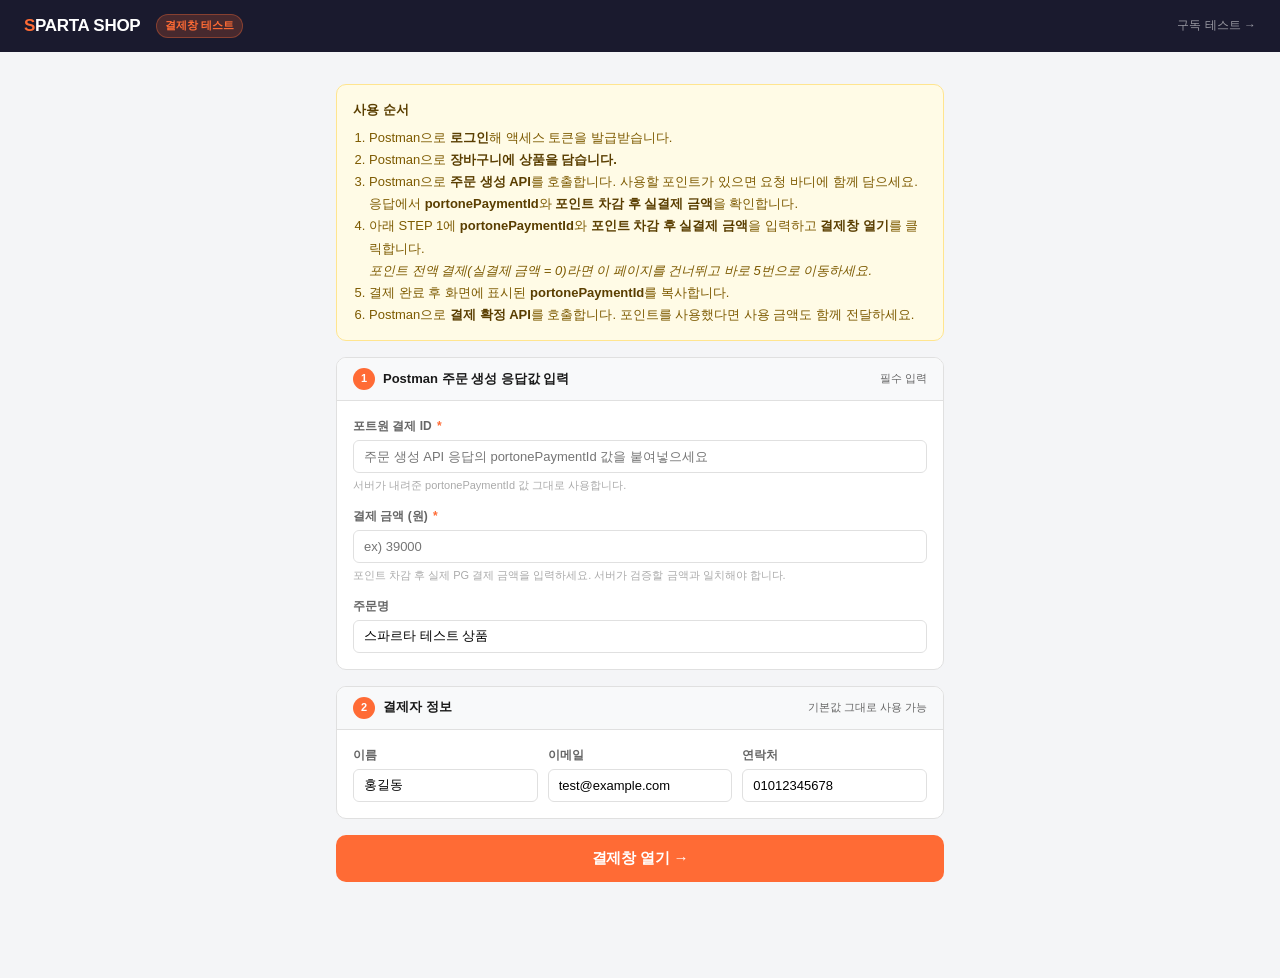
<file: src/main/resources/static/index.html>
<!DOCTYPE html>
<html lang="ko">
<head>
    <meta charset="UTF-8" />
    <meta name="viewport" content="width=device-width, initial-scale=1.0" />
    <title>결제창 테스트 : SPARTA SHOP</title>
    <script src="https://cdn.portone.io/v2/browser-sdk.js"></script>
    <script src="config.js"></script>
    <style>
        *, *::before, *::after { box-sizing: border-box; margin: 0; padding: 0; }

        :root {
            --primary:   #FF6B35;
            --accent:    #1a1a2e;
            --success:   #00c471;
            --danger:    #ff4757;
            --text:      #1a1a1a;
            --text-sub:  #666;
            --border:    #e0e0e0;
            --bg:        #f4f5f7;
            --card:      #ffffff;
            --radius:    10px;
            --mono:      "SFMono-Regular", Consolas, "Liberation Mono", Menlo, monospace;
        }

        body {
            font-family: -apple-system, BlinkMacSystemFont, "Apple SD Gothic Neo",
            "Pretendard", "Noto Sans KR", sans-serif;
            background: var(--bg);
            color: var(--text);
            font-size: 14px;
            line-height: 1.6;
            min-height: 100vh;
        }

        /* ── 헤더 ── */
        header {
            background: var(--accent);
            padding: 0 24px;
            height: 52px;
            display: flex;
            align-items: center;
            gap: 16px;
        }
        .logo {
            font-size: 17px;
            font-weight: 900;
            color: #fff;
            letter-spacing: -0.3px;
            text-decoration: none;
        }
        .logo span { color: var(--primary); }
        .page-badge {
            background: rgba(255,107,53,.2);
            color: var(--primary);
            font-size: 11px;
            font-weight: 700;
            padding: 2px 8px;
            border-radius: 20px;
            border: 1px solid rgba(255,107,53,.35);
        }
        .header-link {
            margin-left: auto;
            color: rgba(255,255,255,.55);
            font-size: 12px;
            text-decoration: none;
        }
        .header-link:hover { color: #fff; }

        /* ── 레이아웃 ── */
        .container {
            max-width: 640px;
            margin: 32px auto;
            padding: 0 16px 64px;
            display: flex;
            flex-direction: column;
            gap: 16px;
        }

        /* ── 안내 배너 ── */
        .guide-banner {
            background: #fffbe6;
            border: 1px solid #ffe58f;
            border-radius: var(--radius);
            padding: 14px 16px;
            font-size: 13px;
            color: #7d5a00;
            line-height: 1.7;
        }
        .guide-banner strong { color: #5a3e00; }
        .guide-banner ol {
            margin: 6px 0 0 16px;
        }

        /* ── 카드 ── */
        .card {
            background: var(--card);
            border: 1px solid var(--border);
            border-radius: var(--radius);
            overflow: hidden;
        }
        .card-head {
            background: #f8f9fa;
            border-bottom: 1px solid var(--border);
            padding: 10px 16px;
            display: flex;
            align-items: center;
            gap: 8px;
        }
        .step-num {
            width: 22px;
            height: 22px;
            border-radius: 50%;
            background: var(--primary);
            color: #fff;
            font-size: 11px;
            font-weight: 800;
            display: flex;
            align-items: center;
            justify-content: center;
            flex-shrink: 0;
        }
        .card-title {
            font-size: 13px;
            font-weight: 700;
            color: var(--text);
        }
        .card-sub {
            font-size: 11px;
            color: var(--text-sub);
            margin-left: auto;
        }
        .card-body {
            padding: 16px;
            display: flex;
            flex-direction: column;
            gap: 12px;
        }

        /* ── 폼 필드 ── */
        .field { display: flex; flex-direction: column; gap: 4px; }
        .field-row { display: grid; grid-template-columns: 1fr 1fr 1fr; gap: 10px; }
        label {
            font-size: 12px;
            font-weight: 600;
            color: var(--text-sub);
        }
        label .required { color: var(--primary); margin-left: 2px; }
        input[type="text"],
        input[type="number"],
        input[type="email"],
        input[type="tel"] {
            border: 1px solid var(--border);
            border-radius: 6px;
            padding: 8px 10px;
            font-size: 13px;
            font-family: inherit;
            outline: none;
            transition: border-color .15s;
            width: 100%;
        }
        input:focus { border-color: var(--primary); }
        .field-hint {
            font-size: 11px;
            color: #aaa;
        }

        /* ── 결제 버튼 ── */
        #payBtn {
            width: 100%;
            background: var(--primary);
            color: #fff;
            border: none;
            border-radius: var(--radius);
            padding: 14px;
            font-size: 15px;
            font-weight: 800;
            cursor: pointer;
            letter-spacing: -0.2px;
            transition: background .15s, opacity .15s;
        }
        #payBtn:hover  { background: #e55a24; }
        #payBtn:disabled { opacity: .55; cursor: not-allowed; }

        /* ── 결과 패널 ── */
        #resultPanel { display: none; }

        .result-card-success { border-color: var(--success); }
        .result-card-error   { border-color: var(--danger); }

        .result-head-success {
            background: #e6faf2;
            border-bottom: 1px solid #b2ecd5;
            padding: 10px 16px;
            display: flex;
            align-items: center;
            gap: 8px;
            font-weight: 700;
            font-size: 13px;
            color: #007a47;
        }
        .result-head-error {
            background: #fff0f0;
            border-bottom: 1px solid #ffc5c5;
            padding: 10px 16px;
            display: flex;
            align-items: center;
            gap: 8px;
            font-weight: 700;
            font-size: 13px;
            color: #c0392b;
        }

        .key-field {
            background: #f8f9fa;
            border: 1px solid var(--border);
            border-radius: 8px;
            padding: 12px 14px;
            margin: 14px 16px 0;
        }
        .key-field-label {
            font-size: 11px;
            font-weight: 700;
            color: var(--text-sub);
            margin-bottom: 6px;
            text-transform: uppercase;
            letter-spacing: 0.5px;
        }
        .key-field-row {
            display: flex;
            align-items: center;
            gap: 8px;
        }
        .key-value {
            font-family: var(--mono);
            font-size: 13px;
            font-weight: 600;
            color: #1a1a2e;
            word-break: break-all;
            flex: 1;
        }
        .copy-btn {
            background: var(--accent);
            color: #fff;
            border: none;
            border-radius: 5px;
            padding: 5px 10px;
            font-size: 11px;
            font-weight: 700;
            cursor: pointer;
            white-space: nowrap;
            transition: background .15s;
            flex-shrink: 0;
        }
        .copy-btn:hover { background: #2d2d4e; }
        .copy-btn.copied { background: var(--success); }

        .next-hint {
            margin: 10px 16px 14px;
            background: #f0f4ff;
            border: 1px solid #c7d7ff;
            border-radius: 7px;
            padding: 10px 12px;
            font-size: 12px;
            color: #3450a3;
            line-height: 1.6;
        }
        .next-hint strong { font-weight: 700; }

        /* ── JSON 영역 ── */
        .json-section {
            padding: 0 16px 16px;
        }
        .json-toggle {
            background: none;
            border: none;
            color: var(--text-sub);
            font-size: 11px;
            cursor: pointer;
            padding: 4px 0;
            display: flex;
            align-items: center;
            gap: 4px;
            margin-top: 10px;
        }
        .json-toggle:hover { color: var(--text); }
        .json-box {
            background: #1a1a2e;
            color: #a8d8a8;
            font-family: var(--mono);
            font-size: 12px;
            border-radius: 7px;
            padding: 12px 14px;
            overflow-x: auto;
            white-space: pre;
            margin-top: 6px;
            line-height: 1.7;
            display: none;
        }
        .json-box.open { display: block; }
    </style>
</head>
<body>

<header>
    <a class="logo" href="/"><span>S</span>PARTA SHOP</a>
    <span class="page-badge">결제창 테스트</span>
    <a class="header-link" href="/subscription.html">구독 테스트 →</a>
</header>

<div class="container">

    <!-- 안내 배너 -->
    <div class="guide-banner">
        <strong>사용 순서</strong>
        <ol>
            <li>Postman으로 <strong>로그인</strong>해 액세스 토큰을 발급받습니다.</li>
            <li>Postman으로 <strong>장바구니에 상품을 담습니다.</strong></li>
            <li>Postman으로 <strong>주문 생성 API</strong>를 호출합니다. 사용할 포인트가 있으면 요청 바디에 함께 담으세요.<br>
                응답에서 <strong>portonePaymentId</strong>와 <strong>포인트 차감 후 실결제 금액</strong>을 확인합니다.</li>
            <li>아래 STEP 1에 <strong>portonePaymentId</strong>와 <strong>포인트 차감 후 실결제 금액</strong>을 입력하고 <strong>결제창 열기</strong>를 클릭합니다.<br>
                <em>포인트 전액 결제(실결제 금액 = 0)라면 이 페이지를 건너뛰고 바로 5번으로 이동하세요.</em></li>
            <li>결제 완료 후 화면에 표시된 <strong>portonePaymentId</strong>를 복사합니다.</li>
            <li>Postman으로 <strong>결제 확정 API</strong>를 호출합니다. 포인트를 사용했다면 사용 금액도 함께 전달하세요.</li>
        </ol>
    </div>

    <!-- STEP 1 : Postman에서 받아온 값 -->
    <div class="card">
        <div class="card-head">
            <div class="step-num">1</div>
            <span class="card-title">Postman 주문 생성 응답값 입력</span>
            <span class="card-sub">필수 입력</span>
        </div>
        <div class="card-body">
            <div class="field">
                <label>포트원 결제 ID <span class="required">*</span></label>
                <input type="text" id="portonePaymentId"
                       placeholder="주문 생성 API 응답의 portonePaymentId 값을 붙여넣으세요" />
                <span class="field-hint">서버가 내려준 portonePaymentId 값 그대로 사용합니다.</span>
            </div>
            <div class="field">
                <label>결제 금액 (원) <span class="required">*</span></label>
                <input type="number" id="amount" placeholder="ex) 39000" min="100" />
                <span class="field-hint">포인트 차감 후 실제 PG 결제 금액을 입력하세요. 서버가 검증할 금액과 일치해야 합니다.</span>
            </div>
            <div class="field">
                <label>주문명</label>
                <input type="text" id="orderName" value="스파르타 테스트 상품" />
            </div>
        </div>
    </div>

    <!-- STEP 2 : 결제자 정보 -->
    <div class="card">
        <div class="card-head">
            <div class="step-num">2</div>
            <span class="card-title">결제자 정보</span>
            <span class="card-sub">기본값 그대로 사용 가능</span>
        </div>
        <div class="card-body">
            <div class="field-row">
                <div class="field">
                    <label>이름</label>
                    <input type="text" id="payerName" value="홍길동" />
                </div>
                <div class="field">
                    <label>이메일</label>
                    <input type="email" id="payerEmail" value="test@example.com" />
                </div>
                <div class="field">
                    <label>연락처</label>
                    <input type="tel" id="payerPhone" value="01012345678" />
                </div>
            </div>
        </div>
    </div>

    <!-- 결제 버튼 -->
    <button id="payBtn" onclick="openPayment()">결제창 열기 →</button>

    <!-- 결과 패널 -->
    <div class="card" id="resultPanel">

        <!-- 성공 -->
        <div id="successResult" style="display:none">
            <div class="result-head-success">
                ✅ 결제 완료 : PortOne 콜백을 받았습니다
            </div>

            <div class="key-field">
                <div class="key-field-label">portonePaymentId : 결제 확정 API에 사용</div>
                <div class="key-field-row">
                    <span class="key-value" id="resultPaymentId">—</span>
                    <button class="copy-btn" onclick="copyValue('resultPaymentId', this)">복사</button>
                </div>
            </div>

            <div class="next-hint">
                <strong>다음 단계</strong> : 위 <code>portonePaymentId</code>를 복사한 뒤,
                Postman으로 <strong>결제 확정 API</strong>를 호출하세요.<br>
                (예: <code>POST /api/payments/confirm</code> : 팀이 설계한 경로 사용)
            </div>

            <div class="json-section">
                <button class="json-toggle" onclick="toggleJson(this, 'successJson')">
                    ▶ PortOne 응답 전체 보기
                </button>
                <pre class="json-box" id="successJson"></pre>
            </div>
        </div>

        <!-- 에러 -->
        <div id="errorResult" style="display:none">
            <div class="result-head-error">
                ❌ 결제 실패 또는 취소
            </div>
            <div class="json-section">
                <button class="json-toggle" onclick="toggleJson(this, 'errorJson')" style="margin-top:10px">
                    ▶ 오류 응답 보기
                </button>
                <pre class="json-box" id="errorJson"></pre>
            </div>
        </div>

    </div><!-- /resultPanel -->

</div><!-- /container -->

<script>
    /* ── 결제창 열기 ── */
    async function openPayment() {
        const portonePaymentId = document.getElementById("portonePaymentId").value.trim();
        const amountRaw        = document.getElementById("amount").value;
        const orderName        = document.getElementById("orderName").value.trim() || "스파르타 테스트 상품";
        const fullName         = document.getElementById("payerName").value.trim()  || "홍길동";
        const email            = document.getElementById("payerEmail").value.trim() || "test@example.com";
        const phoneNumber      = document.getElementById("payerPhone").value.trim() || "01012345678";

        if (!portonePaymentId) {
            alert("포트원 결제 ID를 입력하세요.\n(Postman 주문 생성 응답의 portonePaymentId 값)");
            return;
        }
        const amount = parseInt(amountRaw, 10);
        if (!amount || amount < 100) {
            alert("결제 금액을 올바르게 입력하세요. (최소 100원)");
            return;
        }

        const btn = document.getElementById("payBtn");
        btn.disabled = true;
        btn.textContent = "결제창 여는 중…";
        hideResult();

        try {
            const response = await PortOne.requestPayment({
                storeId:     CONFIG.storeId,
                channelKey:  CONFIG.channelKey,
                paymentId:   portonePaymentId,   // PortOne SDK 파라미터 이름은 paymentId
                orderName,
                totalAmount: amount,
                currency:    "KRW",
                payMethod:   "CARD",
                customer: { fullName, email, phoneNumber },
            });

            showSuccess(response);
        } catch (e) {
            showError(e);
        } finally {
            btn.disabled = false;
            btn.textContent = "결제창 열기 →";
        }
    }

    /* ── 성공 표시 ── */
    function showSuccess(response) {
        document.getElementById("resultPanel").style.display = "block";
        document.getElementById("successResult").style.display = "block";
        document.getElementById("errorResult").style.display = "none";

        document.getElementById("resultPaymentId").textContent =
            response.paymentId || "(paymentId 없음)";
        document.getElementById("successJson").textContent =
            JSON.stringify(response, null, 2);
    }

    /* ── 실패/취소 표시 ── */
    function showError(e) {
        document.getElementById("resultPanel").style.display = "block";
        document.getElementById("successResult").style.display = "none";
        document.getElementById("errorResult").style.display = "block";

        const payload = e && typeof e === "object"
            ? e
            : { message: String(e) };
        document.getElementById("errorJson").textContent =
            JSON.stringify(payload, null, 2);
        document.getElementById("errorJson").classList.add("open");

        // 토글 버튼 텍스트도 업데이트
        const toggle = document.querySelector("#errorResult .json-toggle");
        if (toggle) toggle.textContent = "▼ 오류 응답 보기";
    }

    /* ── 결과 초기화 ── */
    function hideResult() {
        document.getElementById("resultPanel").style.display = "none";
        document.getElementById("successResult").style.display = "none";
        document.getElementById("errorResult").style.display = "none";
        document.querySelectorAll(".json-box").forEach(el => el.classList.remove("open"));
    }

    /* ── JSON 토글 ── */
    function toggleJson(btn, targetId) {
        const box = document.getElementById(targetId);
        const open = box.classList.toggle("open");
        btn.textContent = (open ? "▼ " : "▶ ") + btn.textContent.slice(2);
    }

    /* ── 복사 ── */
    function copyValue(id, btn) {
        const text = document.getElementById(id).textContent;
        navigator.clipboard.writeText(text).then(() => {
            btn.textContent = "복사됨 ✓";
            btn.classList.add("copied");
            setTimeout(() => {
                btn.textContent = "복사";
                btn.classList.remove("copied");
            }, 1800);
        });
    }
</script>
</body>
</html>
</file>
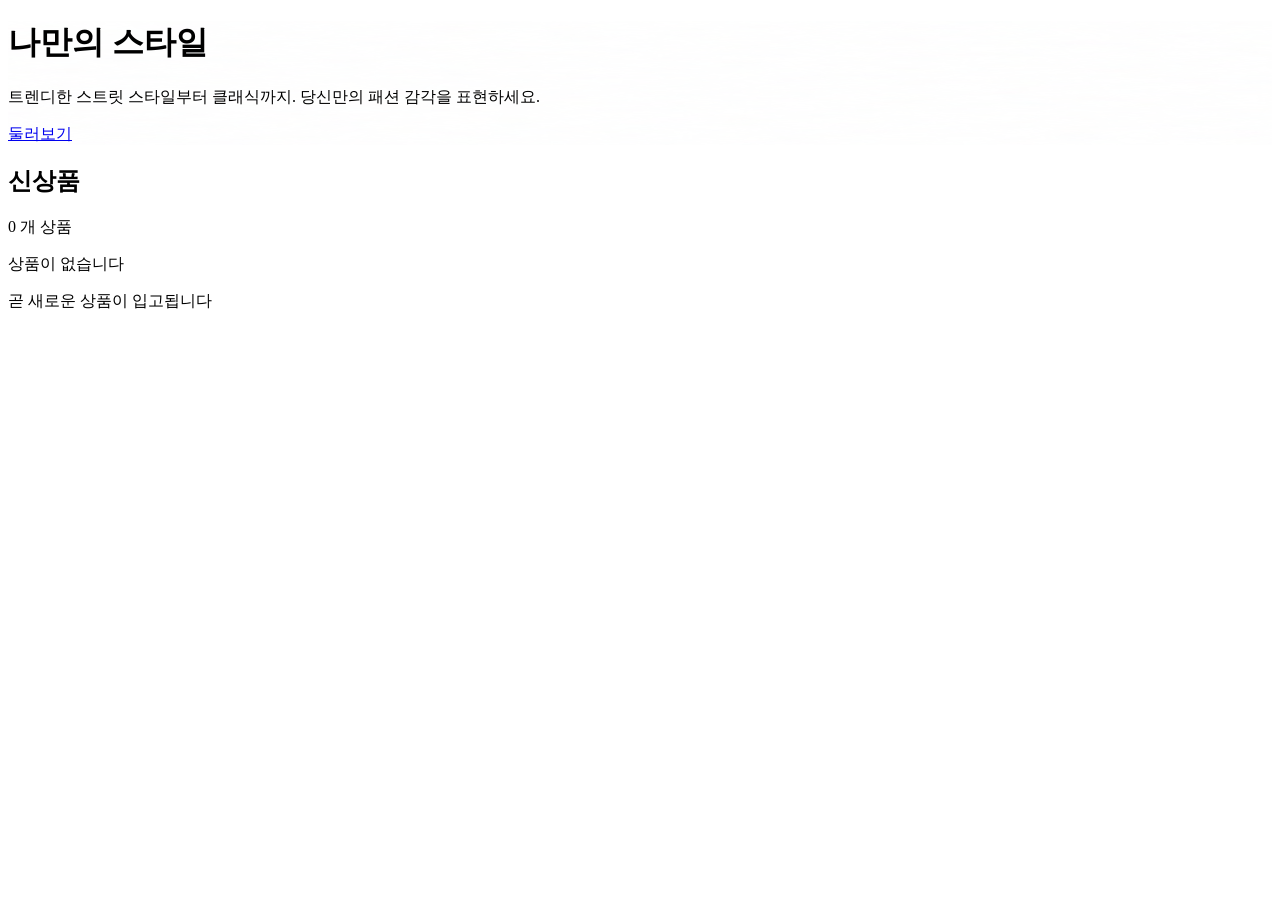
<file: src/main/resources/templates/index.html>
<!DOCTYPE html>
<html xmlns:th="http://www.thymeleaf.org" lang="ko">
<head>
    <th:block th:replace="~{layout/default :: head('홈')}" />
    <style>
        .hero-gradient-animate {
            background: linear-gradient(-45deg, #1a1a1a, #2d2d2d, #1a1a1a, #0f0f0f);
            background-size: 400% 400%;
            animation: gradient-shift 15s ease infinite;
        }
        @keyframes gradient-shift {
            0% { background-position: 0% 50%; }
            50% { background-position: 100% 50%; }
            100% { background-position: 0% 50%; }
        }
        .hero-noise {
            background-image: url("data:image/svg+xml,%3Csvg width='100' height='100' xmlns='http://www.w3.org/2000/svg'%3E%3Cfilter id='noise'%3E%3CfeTurbulence type='fractalNoise' baseFrequency='0.9' numOctaves='4' /%3E%3C/filter%3E%3Crect width='100' height='100' filter='url(%23noise)' opacity='0.02'/%3E%3C/svg%3E");
            background-repeat: repeat;
        }
        .product-card .card-img {
            transition: transform 0.5s cubic-bezier(0.25, 0.46, 0.45, 0.94);
        }
        .product-card:hover .card-img {
            transform: scale(1.08);
        }
        .product-card .card-overlay {
            opacity: 0;
            transition: opacity 0.3s ease;
        }
        .product-card:hover .card-overlay {
            opacity: 1;
        }
        .product-card {
            transition: box-shadow 0.3s ease, transform 0.3s ease;
        }
        .product-card:hover {
            box-shadow: 0 8px 30px rgba(0, 0, 0, 0.08);
            transform: translateY(-2px);
        }
        .product-card .card-info {
            transform: translateY(8px);
            transition: transform 0.3s ease;
        }
        .product-card:hover .card-info {
            transform: translateY(0);
        }
    </style>
</head>
<body class="font-sans bg-white text-sf-black min-h-screen flex flex-col">
    <th:block th:replace="~{layout/default :: header}" />

    <main class="flex-1">
        <div class="relative overflow-hidden bg-black text-white hero-gradient-animate hero-noise">
            <div class="max-w-7xl mx-auto px-4 sm:px-6 py-14 md:py-20 relative z-10">
                <div class="flex items-center justify-between animate-fade-in">
                    <div>
                        <h1 class="text-4xl sm:text-5xl md:text-6xl font-black leading-[0.95] tracking-tighter">
                            나만의 스타일
                        </h1>
                        <p class="text-gray-400 text-sm md:text-base leading-relaxed max-w-md mt-4">
                            트렌디한 스트릿 스타일부터 클래식까지. 당신만의 패션 감각을 표현하세요.
                        </p>
                    </div>
                    <a href="#products" class="hidden sm:inline-flex items-center gap-3 px-8 py-4 bg-white text-black font-black text-sm uppercase tracking-wide hover:bg-gray-100 transition-all flex-shrink-0">
                        둘러보기 <i class="ri-arrow-right-line"></i>
                    </a>
                </div>
            </div>
        </div>

        <div id="products" class="max-w-7xl mx-auto px-4 sm:px-6 py-20">

            <div class="flex items-end justify-between mb-12">
                <div>
                    <h2 class="text-3xl md:text-4xl font-black text-gray-900 uppercase tracking-tight">신상품</h2>
                    <p class="text-xs text-gray-500 mt-3 font-semibold">
                        <span id="product-count" class="font-black text-gray-900">0</span> 개 상품
                    </p>
                </div>
            </div>

            <div id="product-loading" class="grid grid-cols-2 sm:grid-cols-3 lg:grid-cols-4 gap-4">
                <div class="animate-fade-in" style="animation-delay:0.00s">
                    <div class="skeleton skeleton-img aspect-[3/4] rounded-lg mb-3"></div>
                    <div class="space-y-2">
                        <div class="skeleton skeleton-text w-2/3 h-3"></div>
                        <div class="skeleton skeleton-text-lg w-full h-4"></div>
                        <div class="skeleton skeleton-text w-1/2 h-3"></div>
                    </div>
                </div>
                <div class="animate-fade-in" style="animation-delay:0.05s">
                    <div class="skeleton skeleton-img aspect-[3/4] rounded-lg mb-3"></div>
                    <div class="space-y-2">
                        <div class="skeleton skeleton-text w-2/3 h-3"></div>
                        <div class="skeleton skeleton-text-lg w-full h-4"></div>
                        <div class="skeleton skeleton-text w-1/2 h-3"></div>
                    </div>
                </div>
                <div class="animate-fade-in" style="animation-delay:0.10s">
                    <div class="skeleton skeleton-img aspect-[3/4] rounded-lg mb-3"></div>
                    <div class="space-y-2">
                        <div class="skeleton skeleton-text w-2/3 h-3"></div>
                        <div class="skeleton skeleton-text-lg w-full h-4"></div>
                        <div class="skeleton skeleton-text w-1/2 h-3"></div>
                    </div>
                </div>
                <div class="animate-fade-in" style="animation-delay:0.15s">
                    <div class="skeleton skeleton-img aspect-[3/4] rounded-lg mb-3"></div>
                    <div class="space-y-2">
                        <div class="skeleton skeleton-text w-2/3 h-3"></div>
                        <div class="skeleton skeleton-text-lg w-full h-4"></div>
                        <div class="skeleton skeleton-text w-1/2 h-3"></div>
                    </div>
                </div>
            </div>

            <div id="product-empty" class="hidden text-center py-20 animate-fade-in">
                <i class="ri-inbox-2-line text-5xl text-gray-300 mb-4 inline-block"></i>
                <p class="text-gray-500 font-medium text-lg">상품이 없습니다</p>
                <p class="text-gray-400 text-sm mt-1">곧 새로운 상품이 입고됩니다</p>
            </div>

            <div id="product-grid" class="grid grid-cols-2 sm:grid-cols-3 lg:grid-cols-4 gap-4 md:gap-6"></div>
        </div>
    </main>

    <th:block th:replace="~{layout/default :: footer}" />
    <th:block th:replace="~{layout/default :: scripts}" />

    <script>
        document.addEventListener('DOMContentLoaded', loadProducts);

        async function loadProducts() {
            try {
                const products = await apiFetch('/api/products') || [];
                document.getElementById('product-loading').classList.add('hidden');

                if (!products || products.length === 0) {
                    document.getElementById('product-empty').classList.remove('hidden');
                    return;
                }

                document.getElementById('product-count').textContent = products.length;

                const grid = document.getElementById('product-grid');
                grid.innerHTML = products.map((product, index) => {
                    const v = getProductVisual(product.name);
                    return `
                    <div class="product-card rounded-2xl overflow-hidden animate-fade-in" style="animation-delay: ${index * 0.05}s">
                        <a href="/products/${product.id}" class="block">
                            <div class="relative aspect-[3/4] bg-gradient-to-br ${v.bg}" style="overflow:hidden">
                                <div class="card-img w-full h-full flex items-center justify-center">
                                    <i class="${v.icon} text-6xl ${v.color}"></i>
                                </div>
                                <div class="card-overlay absolute inset-0 bg-gradient-to-t from-black/60 via-black/0 to-transparent flex flex-col justify-end p-5">
                                    ${product.stock > 0 && product.salesStatus === 'ON_SALE'
                                        ? `<button onclick="event.preventDefault(); addToCart(${product.id})"
                                            class="w-full py-3 bg-white text-black text-xs font-black uppercase tracking-wider rounded-full hover:bg-gray-100 transition-colors">
                                            담기
                                          </button>`
                                        : ''
                                    }
                                </div>
                                ${index < 3 ? '<span class="absolute top-3 left-3 text-[10px] font-black text-white bg-black/80 backdrop-blur-sm px-3 py-1.5 rounded-full">신상</span>' : ''}
                                ${product.salesStatus !== 'ON_SALE'
                                    ? `<span class="absolute inset-0 flex items-center justify-center bg-white/80 backdrop-blur-sm"><span class="text-sm font-black text-gray-900 tracking-wider">${product.stock <= 0 ? '품절' : '판매종료'}</span></span>`
                                    : product.stock <= 5 && product.stock > 0
                                    ? '<span class="absolute top-3 right-3 text-[10px] font-black text-white bg-red-500/90 backdrop-blur-sm px-3 py-1.5 rounded-full">마감임박</span>'
                                    : product.stock <= 0
                                    ? '<span class="absolute inset-0 flex items-center justify-center bg-white/80 backdrop-blur-sm"><span class="text-sm font-black text-gray-900 tracking-wider">품절</span></span>'
                                    : ''
                                }
                            </div>
                        </a>
                        <div class="card-info pt-4 px-1 pb-2">
                            <a href="/products/${product.id}" class="block">
                                <h3 class="text-sm font-semibold text-gray-900 line-clamp-1 leading-snug">${product.name}</h3>
                            </a>
                            <p class="mt-1 text-xs text-gray-400 line-clamp-1">${product.description || ''}</p>
                            <p class="mt-2 text-base font-bold text-gray-900">${formatPrice(product.price)}<span class="text-xs font-normal text-gray-400 ml-0.5">원</span></p>
                        </div>
                    </div>
                `}).join('');

            } catch (e) {
                document.getElementById('product-loading').classList.add('hidden');
                showToast('상품을 불러올 수 없습니다', 'danger');
            }
        }

        async function addToCart(productId) {
            if (!requireAuth()) return;
            try {
                await apiFetch('/api/cart/items', {
                    method: 'POST',
                    body: JSON.stringify({ productId: productId, quantity: 1 })
                });
                showToast('장바구니에 담았습니다', 'success');
                updateCartBadge();
            } catch (e) {
                showToast(e.message, 'danger');
            }
        }
    </script>
</body>
</html>
</file>
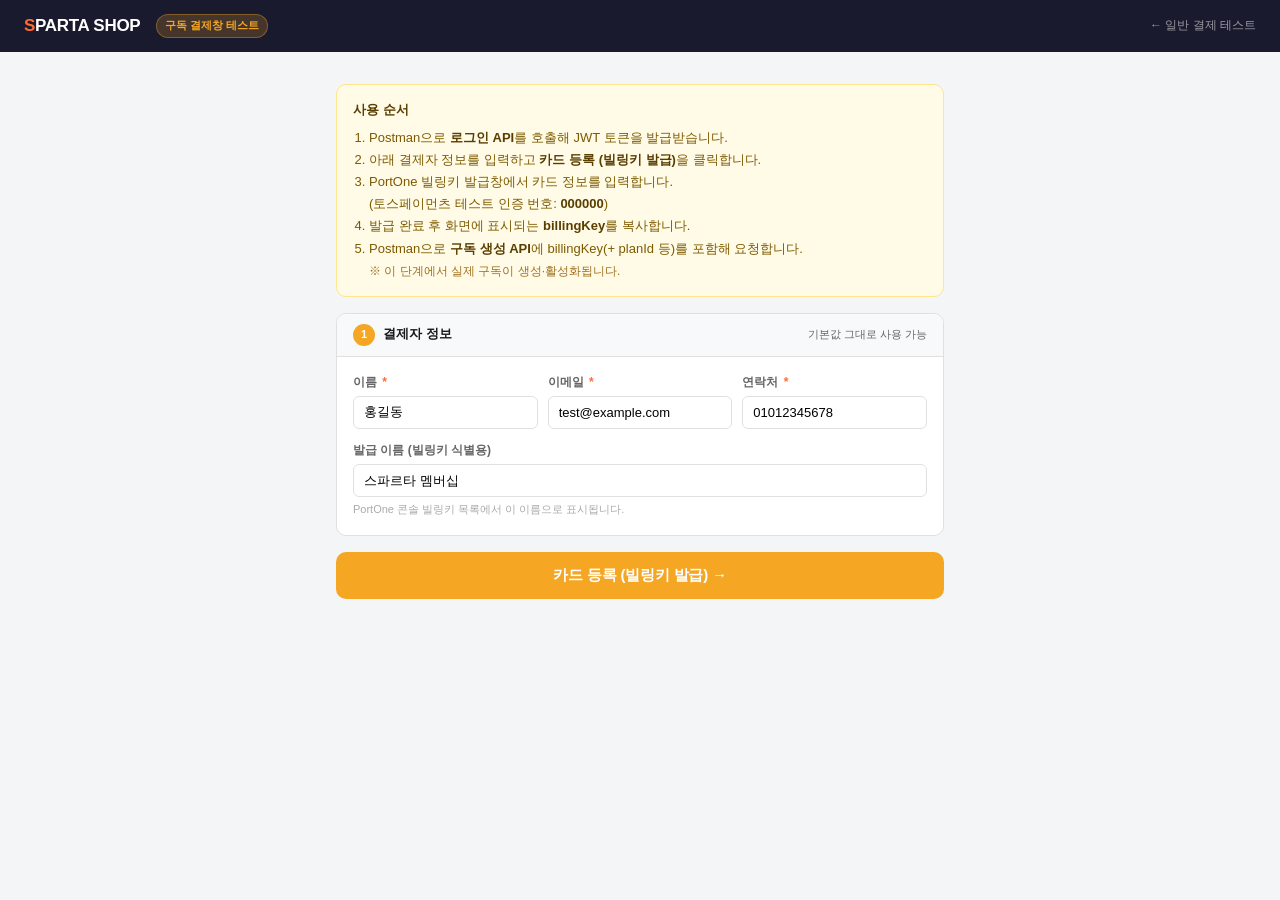
<file: src/main/resources/static/subscription.html>
<!DOCTYPE html>
<html lang="ko">
<head>
  <meta charset="UTF-8" />
  <meta name="viewport" content="width=device-width, initial-scale=1.0" />
  <title>구독 결제창 테스트 : SPARTA SHOP</title>
  <script src="https://cdn.portone.io/v2/browser-sdk.js"></script>
  <script src="config.js"></script>
  <style>
    *, *::before, *::after { box-sizing: border-box; margin: 0; padding: 0; }

    :root {
      --primary:   #FF6B35;
      --accent:    #1a1a2e;
      --success:   #00c471;
      --danger:    #ff4757;
      --gold:      #f5a623;
      --text:      #1a1a1a;
      --text-sub:  #666;
      --border:    #e0e0e0;
      --bg:        #f4f5f7;
      --card:      #ffffff;
      --radius:    10px;
      --mono:      "SFMono-Regular", Consolas, "Liberation Mono", Menlo, monospace;
    }

    body {
      font-family: -apple-system, BlinkMacSystemFont, "Apple SD Gothic Neo",
                   "Pretendard", "Noto Sans KR", sans-serif;
      background: var(--bg);
      color: var(--text);
      font-size: 14px;
      line-height: 1.6;
      min-height: 100vh;
    }

    /* ── 헤더 ── */
    header {
      background: var(--accent);
      padding: 0 24px;
      height: 52px;
      display: flex;
      align-items: center;
      gap: 16px;
    }
    .logo {
      font-size: 17px;
      font-weight: 900;
      color: #fff;
      letter-spacing: -0.3px;
      text-decoration: none;
    }
    .logo span { color: var(--primary); }
    .page-badge {
      background: rgba(245,166,35,.2);
      color: var(--gold);
      font-size: 11px;
      font-weight: 700;
      padding: 2px 8px;
      border-radius: 20px;
      border: 1px solid rgba(245,166,35,.35);
    }
    .header-link {
      margin-left: auto;
      color: rgba(255,255,255,.55);
      font-size: 12px;
      text-decoration: none;
    }
    .header-link:hover { color: #fff; }

    /* ── 레이아웃 ── */
    .container {
      max-width: 640px;
      margin: 32px auto;
      padding: 0 16px 64px;
      display: flex;
      flex-direction: column;
      gap: 16px;
    }

    /* ── 안내 배너 ── */
    .guide-banner {
      background: #fffbe6;
      border: 1px solid #ffe58f;
      border-radius: var(--radius);
      padding: 14px 16px;
      font-size: 13px;
      color: #7d5a00;
      line-height: 1.7;
    }
    .guide-banner strong { color: #5a3e00; }
    .guide-banner ol { margin: 6px 0 0 16px; }

    /* ── 카드 ── */
    .card {
      background: var(--card);
      border: 1px solid var(--border);
      border-radius: var(--radius);
      overflow: hidden;
    }
    .card-head {
      background: #f8f9fa;
      border-bottom: 1px solid var(--border);
      padding: 10px 16px;
      display: flex;
      align-items: center;
      gap: 8px;
    }
    .step-num {
      width: 22px;
      height: 22px;
      border-radius: 50%;
      background: var(--gold);
      color: #fff;
      font-size: 11px;
      font-weight: 800;
      display: flex;
      align-items: center;
      justify-content: center;
      flex-shrink: 0;
    }
    .card-title {
      font-size: 13px;
      font-weight: 700;
      color: var(--text);
    }
    .card-sub {
      font-size: 11px;
      color: var(--text-sub);
      margin-left: auto;
    }
    .card-body {
      padding: 16px;
      display: flex;
      flex-direction: column;
      gap: 12px;
    }

    /* ── 폼 필드 ── */
    .field { display: flex; flex-direction: column; gap: 4px; }
    .field-row { display: grid; grid-template-columns: 1fr 1fr 1fr; gap: 10px; }
    label {
      font-size: 12px;
      font-weight: 600;
      color: var(--text-sub);
    }
    label .required { color: var(--primary); margin-left: 2px; }
    input[type="text"],
    input[type="email"],
    input[type="tel"] {
      border: 1px solid var(--border);
      border-radius: 6px;
      padding: 8px 10px;
      font-size: 13px;
      font-family: inherit;
      outline: none;
      transition: border-color .15s;
      width: 100%;
    }
    input:focus { border-color: var(--gold); }
    .field-hint { font-size: 11px; color: #aaa; }

    /* ── 빌링키 발급 버튼 ── */
    #issueBtn {
      width: 100%;
      background: var(--gold);
      color: #fff;
      border: none;
      border-radius: var(--radius);
      padding: 14px;
      font-size: 15px;
      font-weight: 800;
      cursor: pointer;
      letter-spacing: -0.2px;
      transition: background .15s, opacity .15s;
    }
    #issueBtn:hover  { background: #e0911a; }
    #issueBtn:disabled { opacity: .55; cursor: not-allowed; }

    /* ── 결과 패널 ── */
    #resultPanel { display: none; }

    .result-head-success {
      background: #e6faf2;
      border-bottom: 1px solid #b2ecd5;
      padding: 10px 16px;
      display: flex;
      align-items: center;
      gap: 8px;
      font-weight: 700;
      font-size: 13px;
      color: #007a47;
    }
    .result-head-error {
      background: #fff0f0;
      border-bottom: 1px solid #ffc5c5;
      padding: 10px 16px;
      display: flex;
      align-items: center;
      gap: 8px;
      font-weight: 700;
      font-size: 13px;
      color: #c0392b;
    }

    /* ── 빌링키 강조 박스 ── */
    .billing-key-box {
      margin: 14px 16px 0;
      background: #fffbe6;
      border: 2px solid var(--gold);
      border-radius: 8px;
      padding: 14px;
    }
    .billing-key-label {
      font-size: 11px;
      font-weight: 700;
      color: #a06b00;
      text-transform: uppercase;
      letter-spacing: 0.5px;
      margin-bottom: 8px;
    }
    .billing-key-value {
      font-family: var(--mono);
      font-size: 13px;
      font-weight: 600;
      color: #5a3e00;
      word-break: break-all;
      margin-bottom: 10px;
      line-height: 1.6;
    }
    .copy-btn {
      background: var(--accent);
      color: #fff;
      border: none;
      border-radius: 5px;
      padding: 6px 14px;
      font-size: 12px;
      font-weight: 700;
      cursor: pointer;
      transition: background .15s;
    }
    .copy-btn:hover  { background: #2d2d4e; }
    .copy-btn.copied { background: var(--success); }

    /* ── 보조 결과 필드 ── */
    .key-field {
      background: #f8f9fa;
      border: 1px solid var(--border);
      border-radius: 8px;
      padding: 10px 14px;
      margin: 10px 16px 0;
    }
    .key-field-label { font-size: 11px; font-weight: 700; color: var(--text-sub); margin-bottom: 4px; }
    .key-field-row { display: flex; align-items: center; gap: 8px; }
    .key-value {
      font-family: var(--mono);
      font-size: 12px;
      color: var(--text);
      flex: 1;
      word-break: break-all;
    }

    /* ── 다음 단계 힌트 ── */
    .next-hint {
      margin: 10px 16px 14px;
      background: #f0f4ff;
      border: 1px solid #c7d7ff;
      border-radius: 7px;
      padding: 10px 12px;
      font-size: 12px;
      color: #3450a3;
      line-height: 1.7;
    }
    .next-hint strong { font-weight: 700; }

    /* ── JSON 영역 ── */
    .json-section { padding: 0 16px 16px; }
    .json-toggle {
      background: none;
      border: none;
      color: var(--text-sub);
      font-size: 11px;
      cursor: pointer;
      padding: 4px 0;
      display: flex;
      align-items: center;
      gap: 4px;
      margin-top: 10px;
    }
    .json-toggle:hover { color: var(--text); }
    .json-box {
      background: #1a1a2e;
      color: #a8d8a8;
      font-family: var(--mono);
      font-size: 12px;
      border-radius: 7px;
      padding: 12px 14px;
      overflow-x: auto;
      white-space: pre;
      margin-top: 6px;
      line-height: 1.7;
      display: none;
    }
    .json-box.open { display: block; }
  </style>
</head>
<body>

<header>
  <a class="logo" href="/"><span>S</span>PARTA SHOP</a>
  <span class="page-badge">구독 결제창 테스트</span>
  <a class="header-link" href="/index.html">← 일반 결제 테스트</a>
</header>

<div class="container">

  <!-- 안내 배너 -->
  <div class="guide-banner">
    <strong>사용 순서</strong>
    <ol>
      <li>Postman으로 <strong>로그인 API</strong>를 호출해 JWT 토큰을 발급받습니다.</li>
      <li>아래 결제자 정보를 입력하고 <strong>카드 등록 (빌링키 발급)</strong>을 클릭합니다.</li>
      <li>PortOne 빌링키 발급창에서 카드 정보를 입력합니다. <br>
          (토스페이먼츠 테스트 인증 번호: <strong>000000</strong>)</li>
      <li>발급 완료 후 화면에 표시되는 <strong>billingKey</strong>를 복사합니다.</li>
      <li>Postman으로 <strong>구독 생성 API</strong>에 billingKey(+ planId 등)를 포함해 요청합니다.<br>
          <span style="font-size:12px;color:#a07020">※ 이 단계에서 실제 구독이 생성·활성화됩니다.</span></li>
    </ol>
  </div>

  <!-- STEP 1 : 결제자 정보 -->
  <div class="card">
    <div class="card-head">
      <div class="step-num">1</div>
      <span class="card-title">결제자 정보</span>
      <span class="card-sub">기본값 그대로 사용 가능</span>
    </div>
    <div class="card-body">
      <div class="field-row">
        <div class="field">
          <label>이름 <span class="required">*</span></label>
          <input type="text" id="payerName" value="홍길동" />
        </div>
        <div class="field">
          <label>이메일 <span class="required">*</span></label>
          <input type="email" id="payerEmail" value="test@example.com" />
        </div>
        <div class="field">
          <label>연락처 <span class="required">*</span></label>
          <input type="tel" id="payerPhone" value="01012345678" />
        </div>
      </div>
      <div class="field">
        <label>발급 이름 (빌링키 식별용)</label>
        <input type="text" id="issueName" value="스파르타 멤버십" />
        <span class="field-hint">PortOne 콘솔 빌링키 목록에서 이 이름으로 표시됩니다.</span>
      </div>
    </div>
  </div>

  <!-- 발급 버튼 -->
  <button id="issueBtn" onclick="issueBillingKey()">카드 등록 (빌링키 발급) →</button>

  <!-- 결과 패널 -->
  <div class="card" id="resultPanel">

    <!-- 성공 -->
    <div id="successResult" style="display:none">
      <div class="result-head-success">
        ✅ 빌링키 발급 완료 : PortOne 콜백을 받았습니다
      </div>

      <!-- billingKey 강조 -->
      <div class="billing-key-box">
        <div class="billing-key-label">billingKey : 구독 생성 API에 사용</div>
        <div class="billing-key-value" id="resultBillingKey">—</div>
        <button class="copy-btn" onclick="copyValue('resultBillingKey', this)">billingKey 복사</button>
      </div>

      <!-- issueId -->
      <div class="key-field">
        <div class="key-field-label">issueId</div>
        <div class="key-field-row">
          <span class="key-value" id="resultIssueId">—</span>
          <button class="copy-btn" onclick="copyValue('resultIssueId', this)" style="font-size:11px;padding:4px 8px;">복사</button>
        </div>
      </div>

      <div class="next-hint">
        <strong>다음 단계</strong> : 위 <code>billingKey</code>를 복사한 뒤,
        Postman으로 <strong>구독 생성 API</strong>를 호출하세요.<br>
        (예: <code>POST /api/subscriptions</code> : 팀이 설계한 경로 사용)
      </div>

      <div class="json-section">
        <button class="json-toggle" onclick="toggleJson(this, 'successJson')">
          ▶ PortOne 응답 전체 보기
        </button>
        <pre class="json-box" id="successJson"></pre>
      </div>
    </div>

    <!-- 에러 -->
    <div id="errorResult" style="display:none">
      <div class="result-head-error">
        ❌ 빌링키 발급 실패 또는 취소
      </div>
      <div class="json-section">
        <button class="json-toggle" onclick="toggleJson(this, 'errorJson')" style="margin-top:10px">
          ▶ 오류 응답 보기
        </button>
        <pre class="json-box" id="errorJson"></pre>
      </div>
    </div>

  </div><!-- /resultPanel -->

</div><!-- /container -->

<script>
  /* ── 빌링키 발급 ── */
  async function issueBillingKey() {
    const fullName    = document.getElementById("payerName").value.trim()  || "홍길동";
    const email       = document.getElementById("payerEmail").value.trim() || "test@example.com";
    const phoneNumber = document.getElementById("payerPhone").value.trim() || "01012345678";
    const issueName   = document.getElementById("issueName").value.trim()  || "스파르타 멤버십";

    const btn = document.getElementById("issueBtn");
    btn.disabled = true;
    btn.textContent = "카드 등록창 여는 중…";
    hideResult();

    try {
      const response = await PortOne.requestIssueBillingKey({
        storeId:          CONFIG.storeId,
        channelKey:       CONFIG.subscriptionChannelKey,
        billingKeyMethod: "CARD",
        issueId:          "BILLING-" + Date.now(),
        issueName,
        customer: { fullName, email, phoneNumber },
      });

      showSuccess(response);
    } catch (e) {
      showError(e);
    } finally {
      btn.disabled = false;
      btn.textContent = "카드 등록 (빌링키 발급) →";
    }
  }

  /* ── 성공 표시 ── */
  function showSuccess(response) {
    document.getElementById("resultPanel").style.display = "block";
    document.getElementById("successResult").style.display = "block";
    document.getElementById("errorResult").style.display = "none";

    document.getElementById("resultBillingKey").textContent =
      response.billingKey || "(billingKey 없음)";
    document.getElementById("resultIssueId").textContent =
      response.issueId || "(issueId 없음)";
    document.getElementById("successJson").textContent =
      JSON.stringify(response, null, 2);
  }

  /* ── 실패/취소 표시 ── */
  function showError(e) {
    document.getElementById("resultPanel").style.display = "block";
    document.getElementById("successResult").style.display = "none";
    document.getElementById("errorResult").style.display = "block";

    const payload = e && typeof e === "object"
      ? e
      : { message: String(e) };
    document.getElementById("errorJson").textContent =
      JSON.stringify(payload, null, 2);
    document.getElementById("errorJson").classList.add("open");

    const toggle = document.querySelector("#errorResult .json-toggle");
    if (toggle) toggle.textContent = "▼ 오류 응답 보기";
  }

  /* ── 결과 초기화 ── */
  function hideResult() {
    document.getElementById("resultPanel").style.display = "none";
    document.getElementById("successResult").style.display = "none";
    document.getElementById("errorResult").style.display = "none";
    document.querySelectorAll(".json-box").forEach(el => el.classList.remove("open"));
  }

  /* ── JSON 토글 ── */
  function toggleJson(btn, targetId) {
    const box = document.getElementById(targetId);
    const open = box.classList.toggle("open");
    btn.textContent = (open ? "▼ " : "▶ ") + btn.textContent.slice(2);
  }

  /* ── 복사 ── */
  function copyValue(id, btn) {
    const text = document.getElementById(id).textContent;
    navigator.clipboard.writeText(text).then(() => {
      const original = btn.textContent;
      btn.textContent = "복사됨 ✓";
      btn.classList.add("copied");
      setTimeout(() => {
        btn.textContent = original;
        btn.classList.remove("copied");
      }, 1800);
    });
  }
</script>
</body>
</html>
</file>
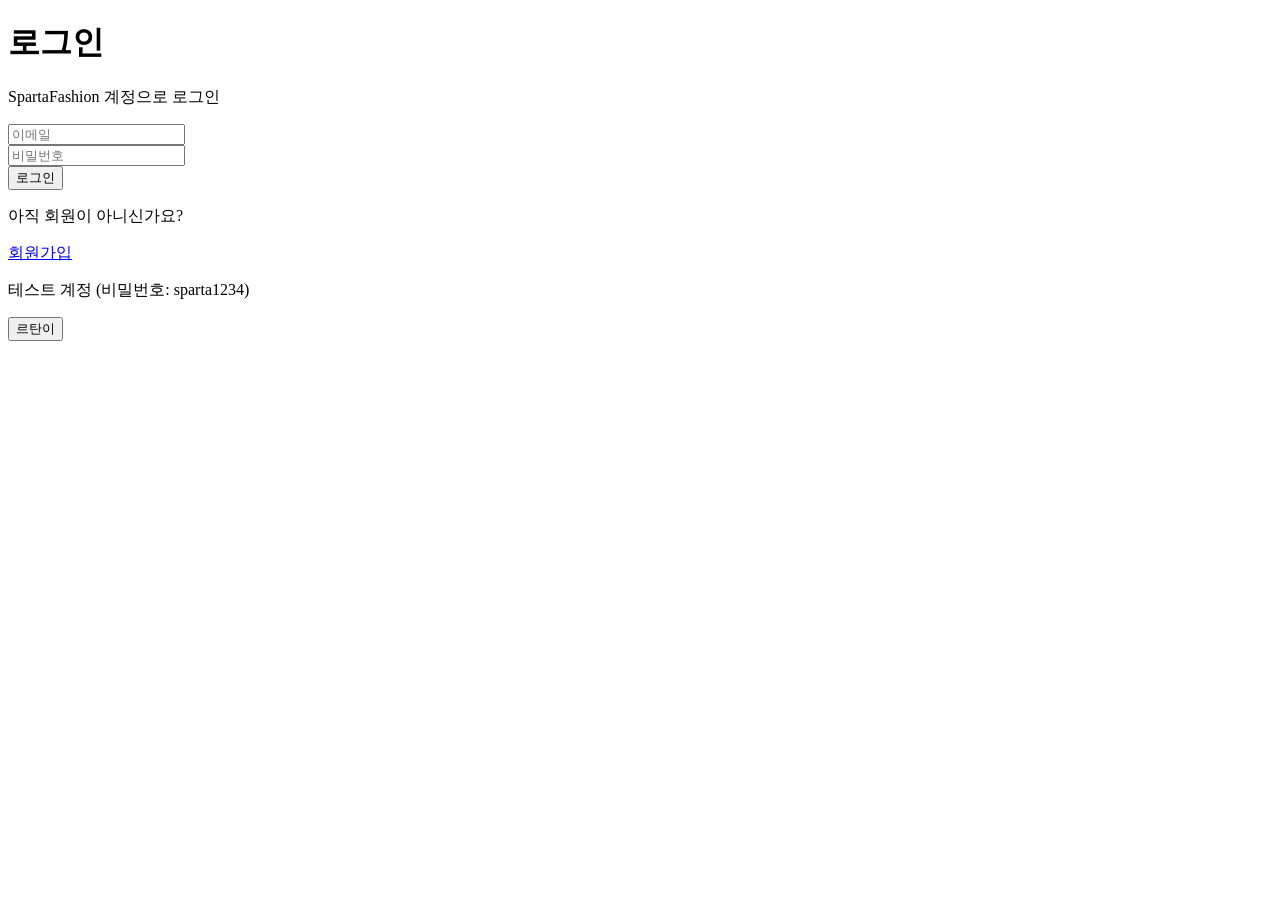
<file: src/main/resources/templates/auth/login.html>
<!DOCTYPE html>
<html xmlns:th="http://www.thymeleaf.org" lang="ko">
<head>
    <th:block th:replace="~{layout/default :: head('로그인')}" />
</head>
<body class="font-sans bg-white text-sf-black min-h-screen flex flex-col">
    <th:block th:replace="~{layout/default :: header}" />

    <main class="flex-1">
        <div class="min-h-[75vh] flex items-center justify-center px-4 py-20">
            <div class="w-full max-w-md animate-fade-in">

                <div class="text-center mb-12">
                    <h1 class="text-4xl font-light text-gray-900 mb-3 tracking-widest uppercase letter-spacing-2">로그인</h1>
                    <p class="text-sm text-gray-500 tracking-wide">SpartaFashion 계정으로 로그인</p>
                </div>

                <form id="login-form" onsubmit="handleLogin(event)">
                    <div class="space-y-6">
                        <div>
                            <input type="email" id="email" required placeholder="이메일"
                                   class="w-full px-0 py-3 bg-transparent border-0 border-b-2 border-gray-200 text-sm placeholder-gray-400 focus:outline-none focus:border-b-2 focus:border-gray-900 transition-colors">
                        </div>
                        <div>
                            <input type="password" id="password" required placeholder="비밀번호"
                                   class="w-full px-0 py-3 bg-transparent border-0 border-b-2 border-gray-200 text-sm placeholder-gray-400 focus:outline-none focus:border-b-2 focus:border-gray-900 transition-colors">
                        </div>
                    </div>

                    <div id="login-error" class="hidden mt-6 p-4 bg-red-50 border border-red-200 text-sm text-red-600 flex items-center gap-3">
                        <i class="ri-error-warning-line flex-shrink-0"></i>
                        <span id="login-error-text"></span>
                    </div>

                    <button type="submit" id="btn-login"
                            class="btn-primary w-full mt-8 py-4 text-sm flex items-center justify-center gap-2 bg-black hover:bg-gray-900 text-white font-light transition-all duration-300 uppercase tracking-widest letter-spacing-1">
                        로그인
                    </button>
                </form>

                <div class="mt-8 text-center text-sm">
                    <p class="text-gray-500">아직 회원이 아니신가요?</p>
                    <a href="/signup" class="text-gray-900 font-medium hover:underline mt-1 inline-block">회원가입</a>
                </div>

                <div class="mt-10 pt-8 border-t border-gray-200">
                    <p class="text-[11px] font-medium text-gray-500 mb-4 uppercase tracking-widest">테스트 계정 (비밀번호: sparta1234)</p>
                    <div>
                        <button type="button" onclick="fillTestAccount('sparta@nbcamp.com')"
                                class="w-full py-2.5 bg-white border border-gray-300 rounded-sm text-xs text-gray-600 hover:border-gray-900 hover:text-gray-900 transition-all font-medium uppercase tracking-wider">
                            르탄이
                        </button>
                    </div>
                </div>
            </div>
        </div>
    </main>

    <th:block th:replace="~{layout/default :: footer}" />
    <th:block th:replace="~{layout/default :: scripts}" />

    <script>
        if (isLoggedIn()) {
            const member = getMember();
            if (member && member.id) {
                apiFetch('/api/members/me')
                    .then(() => { window.location.href = '/'; })
                    .catch(() => {
                        localStorage.removeItem('token');
                        localStorage.removeItem('member');
                        updateAuthUI();
                    });
            } else {
                localStorage.removeItem('token');
                localStorage.removeItem('member');
                updateAuthUI();
            }
        }

        function fillTestAccount(email) {
            document.getElementById('email').value = email;
            document.getElementById('password').value = 'sparta1234';
        }

        async function handleLogin(e) {
            e.preventDefault();
            const btn = document.getElementById('btn-login');
            const errorDiv = document.getElementById('login-error');
            const errorText = document.getElementById('login-error-text');
            errorDiv.classList.add('hidden');
            btn.disabled = true;
            btn.innerHTML = '<div class="spinner"></div>';

            try {
                const data = await apiFetch('/api/auth/login', {
                    method: 'POST',
                    body: JSON.stringify({
                        email: document.getElementById('email').value,
                        password: document.getElementById('password').value
                    })
                });
                saveAuth(data.token, data.member);
                window.location.href = '/';
            } catch (err) {
                errorText.textContent = err.message;
                errorDiv.classList.remove('hidden');
                btn.disabled = false;
                btn.innerHTML = '로그인';
            }
        }
    </script>
</body>
</html>
</file>
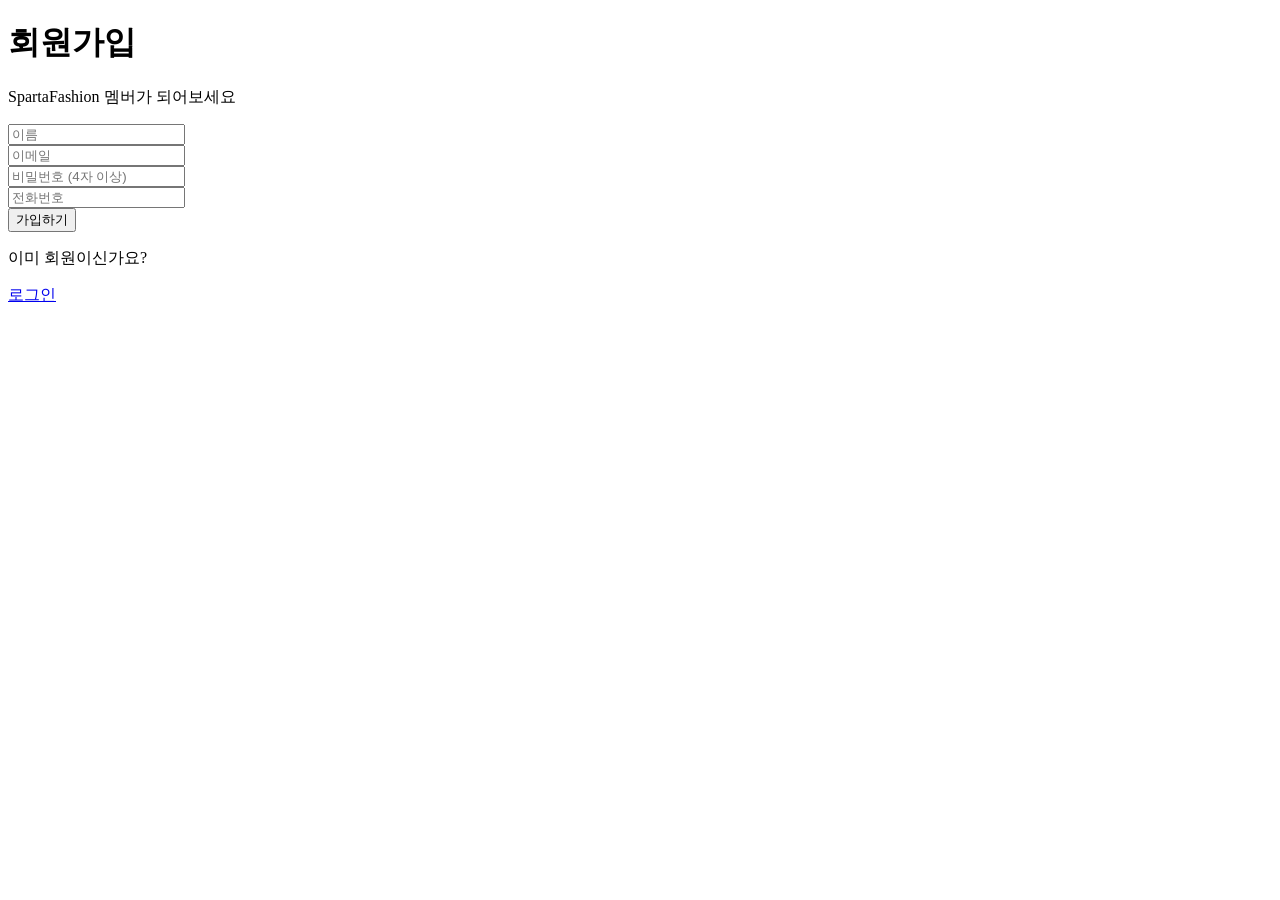
<file: src/main/resources/templates/auth/signup.html>
<!DOCTYPE html>
<html xmlns:th="http://www.thymeleaf.org" lang="ko">
<head>
    <th:block th:replace="~{layout/default :: head('회원가입')}" />
</head>
<body class="font-sans bg-white text-sf-black min-h-screen flex flex-col">
    <th:block th:replace="~{layout/default :: header}" />

    <main class="flex-1">
        <div class="min-h-[75vh] flex items-center justify-center px-4 py-20">
            <div class="w-full max-w-md animate-fade-in">

                <div class="text-center mb-12">
                    <h1 class="text-4xl font-light text-gray-900 mb-3 tracking-widest uppercase letter-spacing-2">회원가입</h1>
                    <p class="text-sm text-gray-500 tracking-wide">SpartaFashion 멤버가 되어보세요</p>
                </div>

                <form id="signup-form" onsubmit="handleSignup(event)">
                    <div class="space-y-6">
                        <div>
                            <input type="text" id="name" required placeholder="이름" minlength="2" maxlength="20"
                                   class="w-full px-0 py-3 bg-transparent border-0 border-b-2 border-gray-200 text-sm placeholder-gray-400 focus:outline-none focus:border-b-2 focus:border-gray-900 transition-colors">
                        </div>
                        <div>
                            <input type="email" id="email" required placeholder="이메일"
                                   class="w-full px-0 py-3 bg-transparent border-0 border-b-2 border-gray-200 text-sm placeholder-gray-400 focus:outline-none focus:border-b-2 focus:border-gray-900 transition-colors">
                        </div>
                        <div>
                            <input type="password" id="password" required placeholder="비밀번호 (4자 이상)" minlength="4"
                                   class="w-full px-0 py-3 bg-transparent border-0 border-b-2 border-gray-200 text-sm placeholder-gray-400 focus:outline-none focus:border-b-2 focus:border-gray-900 transition-colors">
                        </div>
                        <div>
                            <input type="tel" id="phoneNumber" required placeholder="전화번호"
                                   class="w-full px-0 py-3 bg-transparent border-0 border-b-2 border-gray-200 text-sm placeholder-gray-400 focus:outline-none focus:border-b-2 focus:border-gray-900 transition-colors">
                        </div>
                    </div>

                    <div id="signup-error" class="hidden mt-6 p-4 bg-red-50 border border-red-200 text-sm text-red-600 flex items-center gap-3">
                        <i class="ri-error-warning-line flex-shrink-0"></i>
                        <span id="signup-error-text"></span>
                    </div>

                    <button type="submit" id="btn-signup"
                            class="btn-primary w-full mt-8 py-4 text-sm flex items-center justify-center gap-2 bg-black hover:bg-gray-900 text-white font-light transition-all duration-300 uppercase tracking-widest letter-spacing-1">
                        가입하기
                    </button>
                </form>

                <div class="mt-8 text-center text-sm">
                    <p class="text-gray-500">이미 회원이신가요?</p>
                    <a href="/login" class="text-gray-900 font-medium hover:underline mt-1 inline-block">로그인</a>
                </div>
            </div>
        </div>
    </main>

    <th:block th:replace="~{layout/default :: footer}" />
    <th:block th:replace="~{layout/default :: scripts}" />

    <script>
        if (isLoggedIn()) window.location.href = '/';

        async function handleSignup(e) {
            e.preventDefault();
            const btn = document.getElementById('btn-signup');
            const errorDiv = document.getElementById('signup-error');
            const errorText = document.getElementById('signup-error-text');
            errorDiv.classList.add('hidden');
            btn.disabled = true;
            btn.innerHTML = '<div class="spinner"></div>';

            try {
                const phoneNumber = document.getElementById('phoneNumber').value;
                await apiFetch('/api/auth/signup', {
                    method: 'POST',
                    body: JSON.stringify({
                        name: document.getElementById('name').value,
                        email: document.getElementById('email').value,
                        password: document.getElementById('password').value,
                        phoneNumber: phoneNumber
                    })
                });
                showToast('회원가입이 완료되었습니다. 로그인해주세요!', 'success');
                window.location.href = '/login';
            } catch (err) {
                errorText.textContent = err.message;
                errorDiv.classList.remove('hidden');
                btn.disabled = false;
                btn.innerHTML = '가입하기';
            }
        }
    </script>
</body>
</html>
</file>
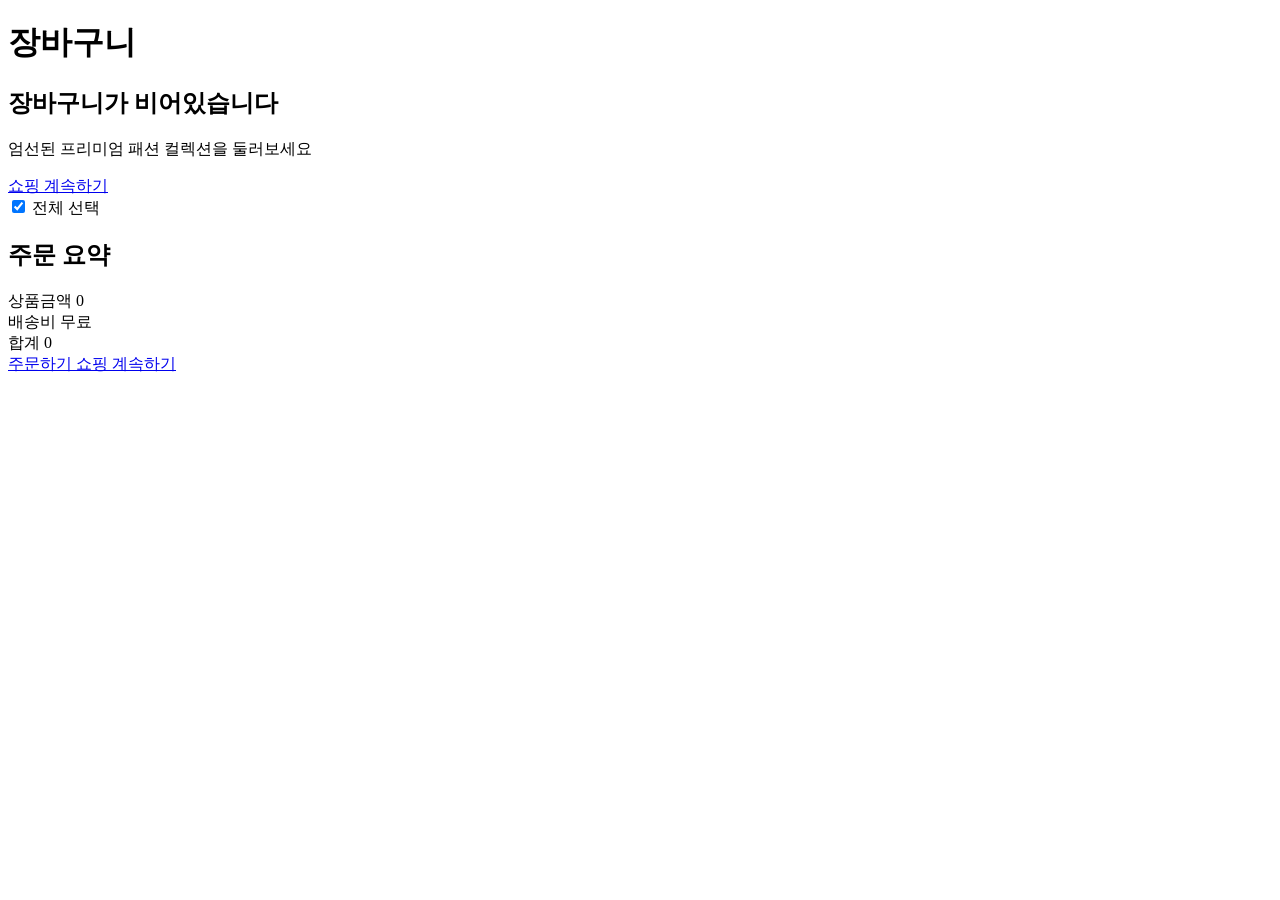
<file: src/main/resources/templates/cart/list.html>
<!DOCTYPE html>
<html xmlns:th="http://www.thymeleaf.org" lang="ko">
<head>
    <th:block th:replace="~{layout/default :: head('장바구니')}" />
</head>
<body class="font-sans bg-white text-sf-black min-h-screen flex flex-col">
    <th:block th:replace="~{layout/default :: header}" />

    <main class="flex-1">
        <div class="max-w-7xl mx-auto px-4 sm:px-8 py-16">

            <h1 class="text-5xl font-light text-gray-900 mb-12 tracking-widest uppercase letter-spacing-2">장바구니</h1>

            <div id="cart-loading" class="text-center py-24">
                <div class="spinner-dark mx-auto"></div>
            </div>

            <div id="cart-empty" class="hidden text-center py-32 animate-fade-in">
                <div class="w-24 h-24 mx-auto mb-8 flex items-center justify-center">
                    <i class="ri-shopping-bag-line text-6xl text-gray-200"></i>
                </div>
                <h2 class="text-2xl font-light text-gray-900 mb-3 tracking-tight">장바구니가 비어있습니다</h2>
                <p class="text-sm text-gray-500 mb-10">엄선된 프리미엄 패션 컬렉션을 둘러보세요</p>
                <a href="/" class="inline-block text-xs font-medium text-gray-900 border-b border-gray-400 hover:border-gray-900 pb-1 transition-all uppercase tracking-wider">
                    쇼핑 계속하기
                </a>
            </div>

            <div id="cart-content" class="hidden animate-fade-in">
                <div class="grid grid-cols-1 lg:grid-cols-3 gap-12">
                    <div class="lg:col-span-2">
                        <div class="flex items-center gap-3 pb-6 border-b border-gray-200 mb-2">
                            <input type="checkbox" id="select-all" checked onchange="toggleSelectAll()"
                                   class="w-5 h-5 accent-black cursor-pointer">
                            <label for="select-all" class="text-sm font-medium text-gray-900 cursor-pointer">전체 선택</label>
                            <span id="selected-count" class="text-xs text-gray-500 ml-auto"></span>
                        </div>
                        <div id="cart-items" class="space-y-8"></div>
                    </div>

                    <div class="lg:col-span-1">
                        <div class="sticky top-32">
                            <div class="bg-white border border-gray-200 p-8">
                                <h2 class="text-xs font-semibold text-gray-900 mb-8 uppercase tracking-widest">주문 요약</h2>

                                <div class="space-y-4 mb-8 pb-8 border-b border-gray-200">
                                    <div class="flex justify-between text-sm">
                                        <span class="text-gray-600">상품금액</span>
                                        <span id="cart-subtotal" class="text-gray-900">0</span>
                                    </div>
                                    <div class="flex justify-between text-sm">
                                        <span class="text-gray-600">배송비</span>
                                        <span class="text-gray-900">무료</span>
                                    </div>
                                </div>

                                <div class="flex justify-between mb-8">
                                    <span class="text-sm font-medium text-gray-900 uppercase tracking-wide">합계</span>
                                    <span class="text-xl font-light text-gray-900">
                                        <span id="cart-total">0</span>
                                    </span>
                                </div>

                                <a href="#" id="btn-order" onclick="goToCheckout(event)"
                                        class="block w-full bg-black hover:bg-gray-900 text-white font-light py-4 text-sm mb-4 transition-all duration-300 uppercase tracking-widest letter-spacing-1 text-center">
                                    주문하기
                                </a>
                                <a href="/" class="block text-center text-xs text-gray-500 hover:text-gray-900 transition-colors py-3 uppercase tracking-wider font-medium">
                                    쇼핑 계속하기
                                </a>
                            </div>
                        </div>
                    </div>
                </div>
            </div>
        </div>
    </main>

    <th:block th:replace="~{layout/default :: footer}" />
    <th:block th:replace="~{layout/default :: scripts}" />

    <script>
        document.addEventListener('DOMContentLoaded', function() {
            if (!requireAuth()) return;
            loadCart();
        });

        async function loadCart() {
            try {
                const cart = await apiFetch('/api/cart');
                const items = cart.items;
                document.getElementById('cart-loading').classList.add('hidden');

                updateCartBadge(items);

                if (!items || items.length === 0) {
                    document.getElementById('cart-content').classList.add('hidden');
                    document.getElementById('cart-empty').classList.remove('hidden');
                    return;
                }

                renderCart(items);
                document.getElementById('cart-content').classList.remove('hidden');
            } catch (e) {
                document.getElementById('cart-loading').classList.add('hidden');
                showToast('장바구니를 불러올 수 없습니다', 'danger');
            }
        }

        let allCartItems = [];

        function renderCart(items) {
            allCartItems = items;
            const container = document.getElementById('cart-items');

            container.innerHTML = items.map(item => {
                const subtotal = item.price * item.quantity;
                return `
                <div id="cart-item-${item.id}" class="flex gap-8 py-8 border-b border-gray-200 last:border-0">
                    <div class="flex items-start pt-2">
                        <input type="checkbox" class="cart-checkbox w-5 h-5 accent-black cursor-pointer"
                               data-id="${item.id}" data-price="${item.price}" data-quantity="${item.quantity}"
                               checked onchange="updateSelection()">
                    </div>
                    <div class="w-32 h-40 rounded-sm flex-shrink-0 flex items-center justify-center border border-gray-200 bg-gradient-to-br ${getProductVisual(item.productName).bg}">
                        <i class="${getProductVisual(item.productName).icon} text-3xl ${getProductVisual(item.productName).color}"></i>
                    </div>
                    <div class="flex-1 flex flex-col justify-between">
                        <div>
                            <h3 class="text-sm font-medium text-gray-900 mb-2 tracking-tight">${item.productName}</h3>
                            <p class="text-xs text-gray-500 mb-6 font-mono">상품번호: ${item.id}</p>
                            <p class="text-base font-light text-gray-900 mb-auto">${formatPrice(item.price)}원</p>
                        </div>
                        <div class="flex items-center gap-6 mt-6">
                            <div class="flex items-center border border-gray-300">
                                <button onclick="changeQuantity(${item.id}, -1)" class="w-10 h-10 flex items-center justify-center text-gray-600 hover:bg-gray-100 font-light text-lg transition-colors">−</button>
                                <span id="qty-${item.id}" class="w-10 h-10 flex items-center justify-center text-sm font-medium border-x border-gray-300">${item.quantity}</span>
                                <button onclick="changeQuantity(${item.id}, 1)" class="w-10 h-10 flex items-center justify-center text-gray-600 hover:bg-gray-100 font-light text-lg transition-colors">+</button>
                            </div>
                            <button onclick="removeItem(${item.id})" class="text-xs text-gray-400 hover:text-gray-900 transition-colors uppercase tracking-wider font-medium">
                                삭제
                            </button>
                        </div>
                    </div>
                    <div class="text-right flex-shrink-0 pt-2">
                        <p class="text-base font-light text-gray-900">${formatPrice(subtotal)}원</p>
                    </div>
                </div>`;
            }).join('');

            updateSelection();
        }

        function getSelectedIds() {
            return Array.from(document.querySelectorAll('.cart-checkbox:checked')).map(cb => parseInt(cb.dataset.id));
        }

        function updateSelection() {
            const checkboxes = document.querySelectorAll('.cart-checkbox');
            const checked = document.querySelectorAll('.cart-checkbox:checked');
            const selectAll = document.getElementById('select-all');
            selectAll.checked = checkboxes.length > 0 && checked.length === checkboxes.length;

            let totalPrice = 0;
            checked.forEach(cb => {
                totalPrice += parseInt(cb.dataset.price) * parseInt(cb.dataset.quantity);
            });

            document.getElementById('cart-total').textContent = formatPrice(totalPrice) + '원';
            document.getElementById('cart-subtotal').textContent = formatPrice(totalPrice) + '원';
            document.getElementById('selected-count').textContent = `${checked.length}/${checkboxes.length}개 선택`;

            const btnOrder = document.getElementById('btn-order');
            if (checked.length === 0) {
                btnOrder.classList.add('opacity-40', 'pointer-events-none');
            } else {
                btnOrder.classList.remove('opacity-40', 'pointer-events-none');
            }
        }

        function toggleSelectAll() {
            const checked = document.getElementById('select-all').checked;
            document.querySelectorAll('.cart-checkbox').forEach(cb => cb.checked = checked);
            updateSelection();
        }

        async function changeQuantity(cartItemId, delta) {
            const qtyEl = document.getElementById('qty-' + cartItemId);
            const newQty = parseInt(qtyEl.textContent) + delta;
            if (newQty < 1) {
                showConfirm('이 상품을 삭제하시겠습니까?', async () => { await removeItem(cartItemId); });
                return;
            }
            try {
                await apiFetch(`/api/cart/items/${cartItemId}`, {
                    method: 'PATCH',
                    body: JSON.stringify({ quantity: newQty })
                });
                loadCart();
            } catch (e) { showToast(e.message, 'danger'); }
        }

        async function removeItem(cartItemId) {
            try {
                await apiFetch(`/api/cart/items/${cartItemId}`, { method: 'DELETE' });
                loadCart();
            } catch (e) { showToast(e.message, 'danger'); }
        }

        function goToCheckout(e) {
            e.preventDefault();
            const selectedIds = getSelectedIds();
            if (selectedIds.length === 0) {
                showToast('주문할 상품을 선택해주세요', 'warning');
                return;
            }
            const params = selectedIds.map(id => 'cartItemIds=' + id).join('&');
            window.location.href = '/checkout?' + params;
        }

    </script>
</body>
</html>
</file>
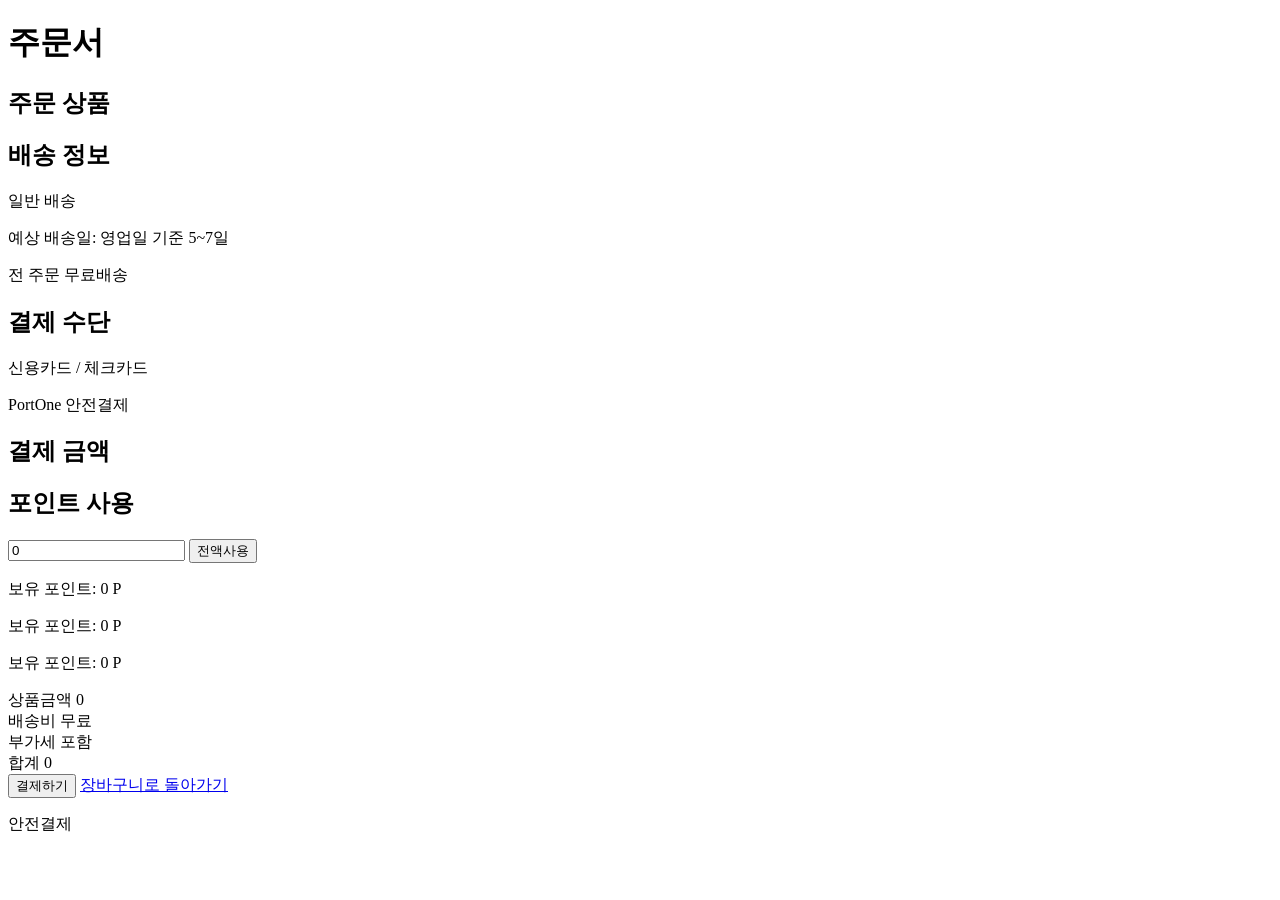
<file: src/main/resources/templates/order/checkout.html>
<!DOCTYPE html>
<html xmlns:th="http://www.thymeleaf.org" lang="ko">
<head>
    <th:block th:replace="~{layout/default :: head('주문서')}" />
</head>
<body class="font-sans bg-white text-sf-black min-h-screen flex flex-col">
    <th:block th:replace="~{layout/default :: header}" />

    <main class="flex-1">
        <div class="max-w-7xl mx-auto px-4 sm:px-8 py-16">

            <h1 class="text-5xl font-light text-gray-900 mb-12 tracking-widest uppercase letter-spacing-2">주문서</h1>

            <div id="checkout-loading" class="text-center py-24">
                <div class="spinner-dark mx-auto"></div>
            </div>

            <div id="checkout-content" class="hidden animate-fade-in">
                <div class="grid grid-cols-1 lg:grid-cols-3 gap-12">
                    <div class="lg:col-span-2">
                        <div class="mb-16">
                            <h2 class="text-xs font-semibold text-gray-900 mb-8 uppercase tracking-widest">주문 상품</h2>
                            <div id="checkout-items" class="border-b border-gray-200 pb-8"></div>
                        </div>

                        <div class="mb-16">
                            <h2 class="text-xs font-semibold text-gray-900 mb-8 uppercase tracking-widest">배송 정보</h2>
                            <div class="border border-gray-200 p-6">
                                <p class="text-sm text-gray-600 mb-2">일반 배송</p>
                                <p class="text-xs text-gray-500 font-medium">예상 배송일: 영업일 기준 5~7일</p>
                                <p class="text-xs text-gray-500 font-medium mt-1">전 주문 무료배송</p>
                            </div>
                        </div>

                        <div>
                            <h2 class="text-xs font-semibold text-gray-900 mb-8 uppercase tracking-widest">결제 수단</h2>
                            <div class="border border-gray-200 p-6 flex items-center gap-4">
                                <i class="ri-bank-card-line text-2xl text-gray-400"></i>
                                <div>
                                    <p class="text-sm font-medium text-gray-900">신용카드 / 체크카드</p>
                                    <p class="text-xs text-gray-500 mt-1">PortOne 안전결제</p>
                                </div>
                            </div>
                        </div>
                    </div>

                    <div class="lg:col-span-1">
                        <div class="sticky top-32">
                            <div class="bg-white border border-gray-200 p-8">
                                <h2 class="text-xs font-semibold text-gray-900 mb-8 uppercase tracking-widest">결제 금액</h2>
                                    <div class="mb-8 pb-8 border-b border-gray-200">
                                        <h2 class="text-xs font-semibold text-gray-900 mb-4 uppercase tracking-widest">포인트 사용</h2>
                                        <div class="flex items-center gap-2 mb-2">
                                            <input type="number" id="input-point" value="0" min="0"
                                                   class="w-full border border-gray-300 px-3 py-2 text-sm focus:outline-none focus:border-gray-900"
                                                   onchange="calculateTotal()">
                                            <button type="button" onclick="useAllPoints()" class="whitespace-nowrap bg-gray-200 hover:bg-gray-300 text-gray-800 text-xs px-3 py-2 font-medium">전액사용</button>
                                        </div>
                                        <p class="text-xs text-gray-500">보유 포인트: <span id="checkout-available-point">0</span> P</p>
                                    </div>

                                        <p class="text-xs text-gray-500">보유 포인트: <span id="checkout-available-point">0</span> P</p>
                                    </div>

                                        <p class="text-xs text-gray-500">보유 포인트: <span id="checkout-available-point">0</span> P</p>
                                    </div>

                                <div class="space-y-4 mb-8 pb-8 border-b border-gray-200">
                                    <div class="flex justify-between text-sm">
                                        <span class="text-gray-600">상품금액</span>
                                        <span id="checkout-subtotal" class="text-gray-900">0</span>
                                    </div>
                                    <div class="flex justify-between text-sm">
                                        <span class="text-gray-600">배송비</span>
                                        <span class="text-gray-900">무료</span>
                                    </div>
                                    <div class="flex justify-between text-sm">
                                        <span class="text-gray-600">부가세</span>
                                        <span class="text-gray-900">포함</span>
                                    </div>
                                </div>

                                <div class="flex justify-between mb-8">
                                    <span class="text-sm font-medium text-gray-900 uppercase tracking-wide">합계</span>
                                    <span class="text-xl font-light text-gray-900">
                                        <span id="checkout-total">0</span>
                                    </span>
                                </div>

                                <button onclick="startPayment()" id="btn-pay"
                                        class="w-full bg-black hover:bg-gray-900 text-white font-light py-4 text-sm mb-4 transition-all duration-300 uppercase tracking-widest letter-spacing-1">
                                    결제하기
                                </button>
                                <a href="/cart" class="block text-center text-xs text-gray-500 hover:text-gray-900 transition-colors py-3 uppercase tracking-wider font-medium">
                                    장바구니로 돌아가기
                                </a>

                                <div class="text-center mt-8 pt-6 border-t border-gray-200">
                                    <p class="text-xs text-gray-500 flex items-center justify-center gap-2">
                                        <i class="ri-shield-check-line text-sm"></i> 안전결제
                                    </p>
                                </div>
                            </div>
                        </div>
                    </div>
                </div>
            </div>

        </div>
    </main>

    <th:block th:replace="~{layout/default :: footer}" />
    <th:block th:replace="~{layout/default :: scripts}" />

    <script src="https://cdn.portone.io/v2/browser-sdk.js"></script>
    <script>
        let checkoutData = null;
        let portoneConfig = null;

        function getCartItemIds() {
            const params = new URLSearchParams(window.location.search);
            return params.getAll('cartItemIds').map(Number).filter(n => !isNaN(n));
        }

        document.addEventListener('DOMContentLoaded', function() {
            if (!requireAuth()) return;
            loadCheckout();
        });

        async function loadCheckout() {
            try {
                const cartItemIds = getCartItemIds();
                const checkoutUrl = cartItemIds.length > 0
                    ? '/api/orders/checkout?' + cartItemIds.map(id => 'cartItemIds=' + id).join('&')
                    : '/api/orders/checkout';

                const [config, checkout] = await Promise.allSettled([
                    apiFetch('/api/config/portone'),
                    apiFetch(checkoutUrl)
                ]);

                if (checkout.status === 'rejected') throw checkout.reason;

                portoneConfig = config.status === 'fulfilled' ? config.value : null;
                checkoutData = checkout.value;

                const itemsContainer = document.getElementById('checkout-items');
                itemsContainer.innerHTML = checkoutData.items.map(item => `
                    <div class="py-6 flex gap-6 border-b border-gray-200 last:border-0">
                        <div class="w-24 h-32 rounded-sm flex-shrink-0 flex items-center justify-center border border-gray-200 bg-gradient-to-br ${getProductVisual(item.productName).bg}">
                            <i class="${getProductVisual(item.productName).icon} text-2xl ${getProductVisual(item.productName).color}"></i>
                        </div>
                        <div class="flex-1 flex flex-col justify-between">
                            <div>
                                <p class="text-sm font-medium text-gray-900 tracking-tight">${item.productName}</p>
                                <p class="text-xs text-gray-500 mt-2">수량: ${item.quantity}</p>
                            </div>
                            <p class="text-base font-light text-gray-900">${formatPrice(item.subtotal)}원</p>
                        </div>
                    </div>
                `).join('');

                const total = formatPrice(checkoutData.totalPrice) + '원';
                document.getElementById('checkout-available-point').textContent = formatPrice(checkoutData.availablePoint);
                window.totalPrice = checkoutData.totalPrice;
                window.availablePoint = checkoutData.availablePoint;
                document.getElementById('checkout-total').textContent = total;
                document.getElementById('checkout-subtotal').textContent = total;

                document.getElementById('checkout-loading').classList.add('hidden');
                document.getElementById('checkout-content').classList.remove('hidden');

            } catch (e) {
                showToast('주문서를 불러올 수 없습니다. 주문내역으로 이동합니다', 'warning');
                setTimeout(() => { window.location.href = '/orders'; }, 1500);
            }
        }

        async         function calculateTotal() {
            if (!window.totalPrice) return;
            let usePoint = parseInt(document.getElementById('input-point').value) || 0;
            if (usePoint > window.availablePoint) usePoint = window.availablePoint;
            if (usePoint > window.totalPrice) usePoint = window.totalPrice;
            if (usePoint < 0) usePoint = 0;
            document.getElementById('input-point').value = usePoint;
            
            const finalPrice = window.totalPrice - usePoint;
            document.getElementById('checkout-total').textContent = formatPrice(finalPrice) + '원';
        }
        function useAllPoints() {
            let maxUse = Math.min(window.availablePoint, window.totalPrice);
            document.getElementById('input-point').value = maxUse;
            calculateTotal();
        }

        async function startPayment() {
            if (!checkoutData) return;
            if (!portoneConfig) {
                showToast('결제 설정이 아직 준비되지 않았습니다', 'warning');
                return;
            }

            const btn = document.getElementById('btn-pay');
            const originalHTML = btn.innerHTML;

            btn.disabled = true;
            btn.innerHTML = '처리 중...';

            try {
                const cartItemIds = getCartItemIds();
                const usePoint = parseInt(document.getElementById('input-point').value) || 0;
                const orderBody = cartItemIds.length > 0 ? { cartItemIds, usePoint } : { usePoint };
                const orderRes = await apiFetch('/api/orders/checkout', {
                    method: 'POST',
                    body: JSON.stringify(orderBody)
                });

                btn.innerHTML = '결제창 여는 중...';

                const member = await refreshMember();
                const customer = {};
                if (member) {
                    if (member.name) customer.fullName = member.name;
                    if (member.email) customer.email = member.email;
                    if (member.phoneNumber) customer.phoneNumber = member.phoneNumber;
                }

                                const finalPrice = orderRes.totalPrice - orderRes.usePoint;
                if (finalPrice === 0) {
                    btn.innerHTML = '결제 확인 중...';
                    await apiFetch('/api/payments/confirm', {
                        method: 'POST',
                        body: JSON.stringify({
                            orderId: orderRes.orderId,
                            portonePaymentId: orderRes.portonePaymentId // fake payment ID for 100% point
                        })
                    });
                    window.location.href = '/orders/complete?orderId=' + orderRes.orderId;
                    return;
                }
                const payResponse = await PortOne.requestPayment({
                    storeId: portoneConfig.storeId,
                    channelKey: portoneConfig.channelKey,
                    paymentId: orderRes.portonePaymentId,
                    orderName: orderRes.orderName,
                    totalAmount: orderRes.pgAmount,
                    currency: 'KRW',
                    payMethod: 'CARD',
                    customer: customer,
                });

                if (payResponse.code === undefined) {
                    btn.innerHTML = '결제 확인 중...';

                    await apiFetch('/api/payments/confirm', {
                        method: 'POST',
                        body: JSON.stringify({
                            orderId: orderRes.orderId,
                            portonePaymentId: payResponse.paymentId
                        })
                    });

                    window.location.href = '/orders/complete?orderId=' + orderRes.orderId;

                } else {
                    showToast('결제가 취소되었습니다. 주문내역에서 확인해주세요', 'warning');
                    setTimeout(() => { window.location.href = '/orders'; }, 1500);
                }

            } catch (error) {
                showToast('결제 오류: ' + error.message, 'danger');
                btn.disabled = false;
                btn.innerHTML = originalHTML;
            }
        }
    </script>
</body>
</html>
</file>
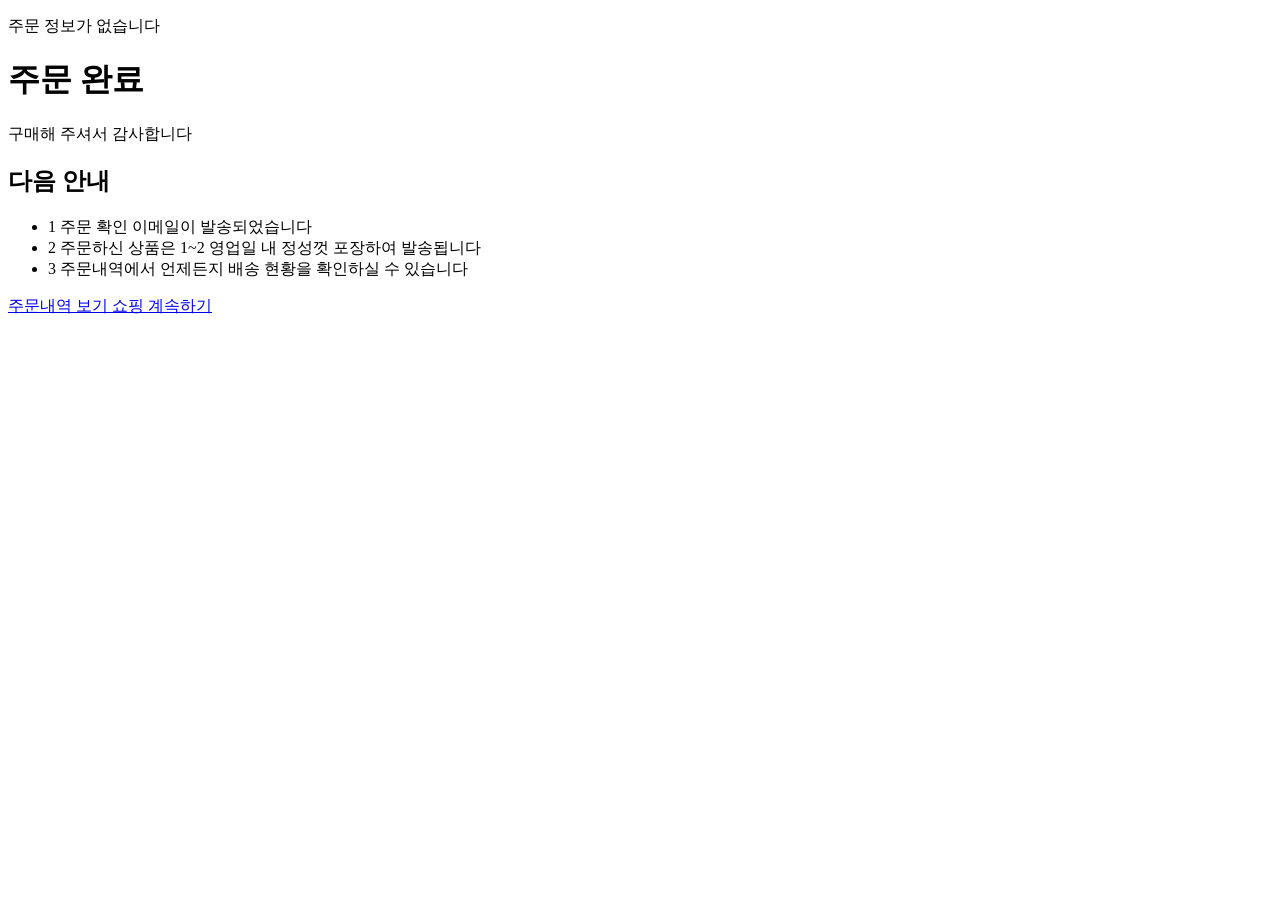
<file: src/main/resources/templates/order/complete.html>
<!DOCTYPE html>
<html xmlns:th="http://www.thymeleaf.org" lang="ko">
<head>
    <th:block th:replace="~{layout/default :: head('주문 완료')}" />
</head>
<body class="font-sans bg-white text-sf-black min-h-screen flex flex-col">
    <th:block th:replace="~{layout/default :: header}" />

    <main class="flex-1">
        <div class="max-w-2xl mx-auto px-4 sm:px-6 py-20 text-center">

            <div id="complete-loading" class="py-24">
                <div class="spinner-dark mx-auto"></div>
            </div>

            <div id="complete-content" class="hidden">
                <div class="animate-bounce-in mb-12">
                    <div class="w-28 h-28 bg-black rounded-full flex items-center justify-center mx-auto border-4 border-gray-200">
                        <i class="ri-check-line text-6xl text-white font-light"></i>
                    </div>
                </div>

                <h1 class="text-5xl font-light text-gray-900 mb-4 animate-fade-in tracking-widest uppercase letter-spacing-2">주문 완료</h1>
                <p class="text-sm text-gray-600 mb-12 animate-fade-in uppercase tracking-widest font-medium">구매해 주셔서 감사합니다</p>

                <div class="bg-white border border-gray-200 p-10 mb-12 animate-scale-in">
                    <div id="order-details" class="space-y-6 text-left"></div>
                </div>

                <div class="border border-gray-200 p-8 mb-12 animate-fade-in text-left">
                    <h2 class="text-xs font-semibold text-gray-900 mb-8 uppercase tracking-widest">다음 안내</h2>
                    <ul class="space-y-6">
                        <li class="flex items-start gap-4">
                            <span class="inline-flex items-center justify-center w-8 h-8 rounded-full bg-black text-white text-sm font-light flex-shrink-0 mt-0.5">1</span>
                            <span class="text-sm text-gray-600 pt-0.5">주문 확인 이메일이 발송되었습니다</span>
                        </li>
                        <li class="flex items-start gap-4">
                            <span class="inline-flex items-center justify-center w-8 h-8 rounded-full bg-black text-white text-sm font-light flex-shrink-0 mt-0.5">2</span>
                            <span class="text-sm text-gray-600 pt-0.5">주문하신 상품은 1~2 영업일 내 정성껏 포장하여 발송됩니다</span>
                        </li>
                        <li class="flex items-start gap-4">
                            <span class="inline-flex items-center justify-center w-8 h-8 rounded-full bg-black text-white text-sm font-light flex-shrink-0 mt-0.5">3</span>
                            <span class="text-sm text-gray-600 pt-0.5">주문내역에서 언제든지 배송 현황을 확인하실 수 있습니다</span>
                        </li>
                    </ul>
                </div>

                <div class="flex gap-4 animate-fade-in">
                    <a href="/orders" class="flex-1 bg-black hover:bg-gray-900 text-white font-light py-4 text-sm transition-all duration-300 uppercase tracking-widest letter-spacing-1">
                        주문내역 보기
                    </a>
                    <a href="/" class="flex-1 border border-gray-300 text-gray-900 hover:bg-gray-50 font-light py-4 text-sm transition-colors uppercase tracking-widest letter-spacing-1">
                        쇼핑 계속하기
                    </a>
                </div>
            </div>
        </div>
    </main>

    <th:block th:replace="~{layout/default :: footer}" />
    <th:block th:replace="~{layout/default :: scripts}" />

    <script>
        document.addEventListener('DOMContentLoaded', loadComplete);

        async function loadComplete() {
            const params = new URLSearchParams(window.location.search);
            const orderId = params.get('orderId');

            if (!orderId) {
                document.getElementById('complete-loading').innerHTML =
                    '<p class="text-gray-500 text-sm">주문 정보가 없습니다</p>';
                return;
            }

            try {
                const order = await apiFetch(`/api/orders/${orderId}`);

                const details = document.getElementById('order-details');
                details.innerHTML = `
                    <div class="flex justify-between pb-6 border-b border-gray-200">
                        <span class="text-sm text-gray-600">주문번호</span>
                        <span class="font-mono font-medium text-gray-900 text-sm">${order.orderId}</span>
                    </div>
                    <div class="flex justify-between pb-6 border-b border-gray-200">
                        <span class="text-sm text-gray-600">주문일시</span>
                        <span class="text-sm text-gray-900">${new Date(order.createdAt).toLocaleDateString('ko-KR', { year: 'numeric', month: 'long', day: 'numeric' })}</span>
                    </div>
                    <div class="flex justify-between pb-6 border-b border-gray-200">
                        <span class="text-sm text-gray-600">주문상품</span>
                        <span class="text-sm text-gray-900">${order.orderName}</span>
                    </div>
                    <div class="flex justify-between">
                        <span class="text-sm font-medium text-gray-900 uppercase tracking-wider">총 결제금액</span>
                        <span class="text-lg font-light text-gray-900">${formatPrice(order.totalPrice)}원</span>
                    </div>
                `;

                document.getElementById('complete-loading').classList.add('hidden');
                document.getElementById('complete-content').classList.remove('hidden');

            } catch (e) {
                document.getElementById('complete-loading').innerHTML =
                    '<p class="text-gray-500 text-sm">주문 정보를 불러올 수 없습니다</p>';
            }
        }
    </script>
</body>
</html>
</file>
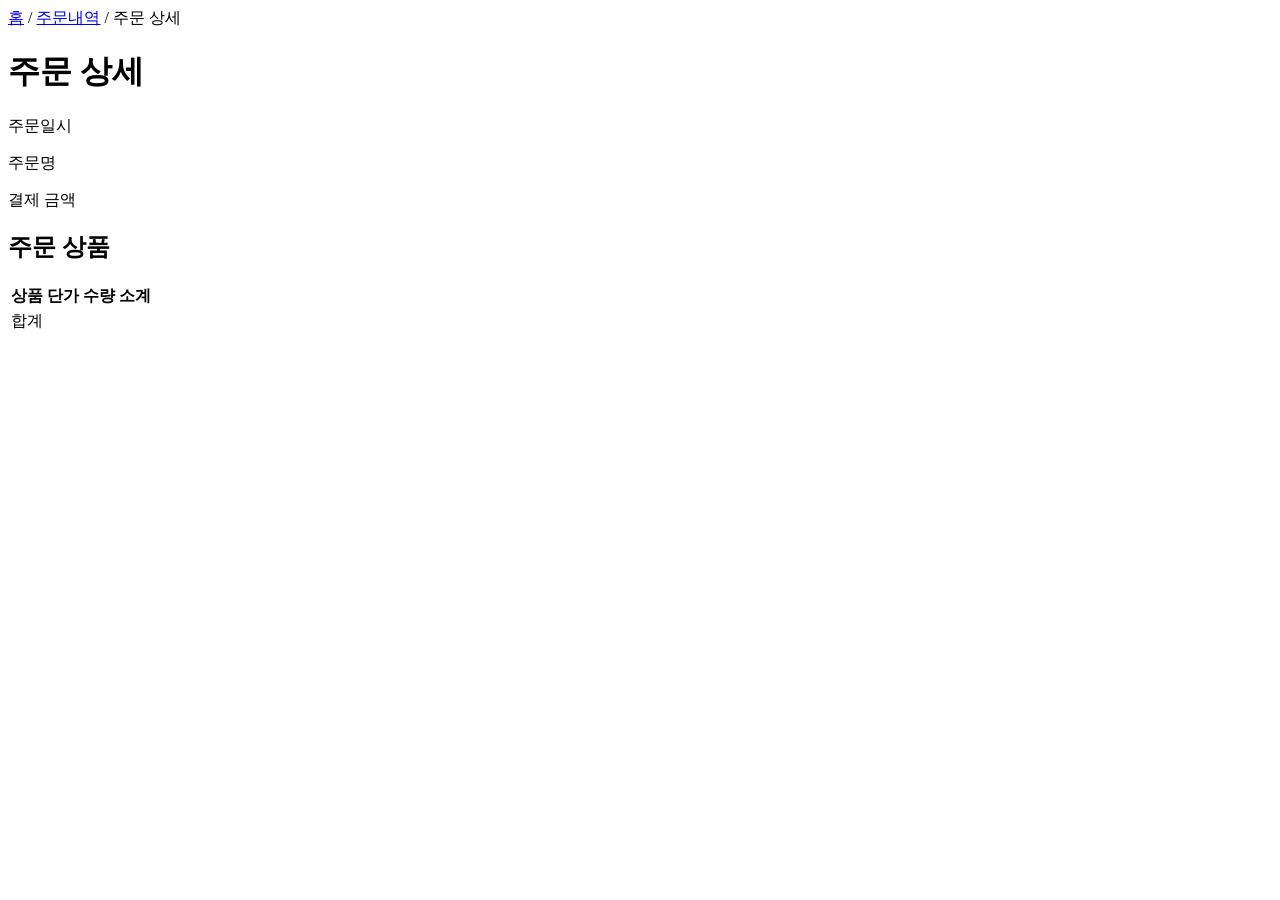
<file: src/main/resources/templates/order/detail.html>
<!DOCTYPE html>
<html xmlns:th="http://www.thymeleaf.org" lang="ko">
<head>
    <th:block th:replace="~{layout/default :: head('주문 상세')}" />
</head>
<body class="font-sans bg-white text-sf-black min-h-screen flex flex-col">
<th:block th:replace="~{layout/default :: header}" />

<main class="flex-1">
    <div class="max-w-4xl mx-auto px-4 sm:px-8 py-16">

        <div id="detail-loading" class="text-center py-24">
            <div class="spinner-dark mx-auto"></div>
        </div>

        <div id="detail-content" class="hidden animate-fade-in">

            <nav class="flex items-center gap-2 text-[10px] text-gray-500 mb-10 uppercase tracking-widest font-black">
                <a href="/" class="hover:text-gray-900 transition-colors">홈</a>
                <span class="text-gray-300">/</span>
                <a href="/orders" class="hover:text-gray-900 transition-colors">주문내역</a>
                <span class="text-gray-300">/</span>
                <span class="text-gray-700" id="breadcrumb-id">주문 상세</span>
            </nav>

            <div class="flex flex-col sm:flex-row sm:items-center sm:justify-between gap-4 mb-10">
                <div>
                    <h1 class="text-3xl lg:text-4xl font-light text-gray-900 tracking-tight">주문 상세</h1>
                    <p class="text-sm text-gray-500 mt-2 font-mono" id="order-id-display"></p>
                </div>
                <span id="status-badge" class="self-start px-5 py-2 rounded-full text-xs font-medium"></span>
            </div>

            <div class="grid grid-cols-1 sm:grid-cols-3 gap-6 mb-10">
                <div class="border border-gray-200 p-6">
                    <p class="text-[10px] text-gray-500 font-black uppercase tracking-widest mb-2">주문일시</p>
                    <p class="text-sm text-gray-900" id="order-date"></p>
                </div>
                <div class="border border-gray-200 p-6">
                    <p class="text-[10px] text-gray-500 font-black uppercase tracking-widest mb-2">주문명</p>
                    <p class="text-sm text-gray-900" id="order-name"></p>
                </div>
                <div class="border border-gray-200 p-6">
                    <p class="text-[10px] text-gray-500 font-black uppercase tracking-widest mb-2">결제 금액</p>
                    <p class="text-lg font-light text-gray-900" id="order-total"></p>
                </div>
            </div>

            <div class="mb-10">
                <h2 class="text-xs font-black text-gray-900 uppercase tracking-widest mb-6">주문 상품</h2>
                <div class="border border-gray-200">
                    <table class="w-full">
                        <thead>
                        <tr class="border-b border-gray-200 bg-gray-50">
                            <th class="text-left px-6 py-4 font-medium text-gray-900 text-xs uppercase tracking-wider">상품</th>
                            <th class="text-right px-6 py-4 font-medium text-gray-900 text-xs uppercase tracking-wider">단가</th>
                            <th class="text-right px-6 py-4 font-medium text-gray-900 text-xs uppercase tracking-wider">수량</th>
                            <th class="text-right px-6 py-4 font-medium text-gray-900 text-xs uppercase tracking-wider">소계</th>
                        </tr>
                        </thead>
                        <tbody id="items-tbody"></tbody>
                        <tfoot>
                        <tr class="border-t-2 border-gray-900">
                            <td colspan="3" class="px-6 py-5 text-right text-xs font-black text-gray-900 uppercase tracking-wider">합계</td>
                            <td class="px-6 py-5 text-right text-lg font-light text-gray-900" id="items-total"></td>
                        </tr>
                        </tfoot>
                    </table>
                </div>
            </div>

            <div id="action-section" class="flex flex-col sm:flex-row items-center gap-4">
            </div>
        </div>
    </div>
</main>

<th:block th:replace="~{layout/default :: footer}" />
<th:block th:replace="~{layout/default :: scripts}" />

<script>
    // PaymentStatus enum(PENDING, COMPLETED, FAILED, CANCELLED, PARTIAL_REFUND, FULL_REFUND)에 맞춘 라벨/색상
    let currentOrder = null;
    const statusConfig = {
        PENDING: { label: '결제 대기', color: 'text-amber-600 bg-amber-50' },
        COMPLETED: { label: '주문 확정', color: 'text-emerald-600 bg-emerald-50' },
        FAILED: { label: '결제 실패', color: 'text-red-600 bg-red-50' },
        CANCELLED: { label: '취소됨', color: 'text-gray-600 bg-gray-100' },
        PARTIAL_REFUND: { label: '부분 환불', color: 'text-blue-600 bg-blue-50' },
        FULL_REFUND: { label: '전액 환불', color: 'text-gray-600 bg-gray-100' }
    };

    document.addEventListener('DOMContentLoaded', function() {
        if (!requireAuth()) return;
        loadOrderDetail();
    });

    async function loadOrderDetail() {
        const pathParts = window.location.pathname.split('/');
        const orderId = pathParts[pathParts.length - 1];

        try {
            const order = await apiFetch(`/api/orders/${orderId}`);

            document.getElementById('breadcrumb-id').textContent = `#${order.orderId}`;
            document.title = `주문 #${order.orderId} | SpartaFashion`;

            document.getElementById('order-id-display').textContent = `주문번호 #${order.orderId}`;
            const sc = statusConfig[order.paymentStatus] || statusConfig.PENDING;
            const badge = document.getElementById('status-badge');
            badge.textContent = sc.label;
            badge.className = `self-start px-5 py-2 rounded-full text-xs font-medium ${sc.color}`;

            const orderDate = new Date(order.createdAt).toLocaleDateString('ko-KR', {
                year: 'numeric', month: 'long', day: 'numeric',
                hour: '2-digit', minute: '2-digit'
            });
            document.getElementById('order-date').textContent = orderDate;
            document.getElementById('order-name').textContent = order.orderName || '-';
            document.getElementById('order-total').textContent = formatPrice(order.totalPrice) + '원';

            const tbody = document.getElementById('items-tbody');
            tbody.innerHTML = (order.orderItems || []).map(item => `
                    <tr class="border-t border-gray-100">
                        <td class="px-6 py-4 text-sm text-gray-900">${item.productName}</td>
                        <td class="px-6 py-4 text-sm text-right text-gray-600">${formatPrice(item.orderPrice)}원</td>
                        <td class="px-6 py-4 text-sm text-right text-gray-600">${item.quantity}</td>
                        <td class="px-6 py-4 text-sm text-right text-gray-900 font-light">${formatPrice(item.orderPrice * item.quantity)}원</td>
                    </tr>
                `).join('');

            document.getElementById('items-total').textContent = formatPrice(order.totalPrice) + '원';

            const actionSection = document.getElementById('action-section');
            let actions = `
                    <a href="/orders" class="px-8 py-4 border-2 border-black text-black text-sm font-black text-center uppercase tracking-wide rounded-lg hover:bg-black hover:text-white transition-all">
                        주문내역으로 돌아가기
                    </a>`;

            if (order.status === 'PENDING') {
                actions += `
                        <span class="px-8 py-4 border-2 border-gray-200 text-gray-400 text-sm font-black text-center uppercase tracking-wide rounded-lg">
                            결제 미완료 주문
                        </span>`;
            } else if (order.paymentStatus === 'COMPLETED' || order.paymentStatus === 'PARTIAL_REFUND') {
                actions += `
                        <button onclick="cancelCurrentOrder()" class="px-8 py-4 bg-red-600 text-white text-sm font-black text-center uppercase tracking-wide rounded-lg hover:bg-red-700 transition-all">
                            주문 취소
                        </button>`;
            }

            actionSection.innerHTML = actions;

            document.getElementById('detail-loading').classList.add('hidden');
            document.getElementById('detail-content').classList.remove('hidden');

        } catch (e) {
            document.getElementById('detail-loading').innerHTML =
                '<div class="text-center py-20"><i class="ri-error-warning-line text-5xl text-gray-300 mb-4"></i>' +
                '<p class="text-gray-500 mb-4">주문을 찾을 수 없습니다</p>' +
                '<a href="/orders" class="inline-flex items-center gap-1 text-sm text-gray-900 hover:text-gray-700 font-semibold">' +
                '<i class="ri-arrow-left-line"></i> 주문내역으로 돌아가기</a></div>';
        }
    }

    function cancelCurrentOrder() {
        if (!currentOrder) return;
        const items = (currentOrder.orderItems || []).map(item => ({
            orderItemId: item.orderItemId,
            requestQuantity: item.quantity
        }));
        showConfirm('이 주문을 취소하시겠습니까? 결제 금액이 환불됩니다.', async () => {
            try {
                await apiFetch('/api/refunds', {
                    method: 'POST',
                    body: JSON.stringify({
                        paymentId: currentOrder.paymentId,
                        cancelReason: '사용자 요청 취소',
                        items: items
                    })
                });
                showToast('주문이 정상적으로 취소 및 환불되었습니다.', 'success');
                loadOrderDetail();
            } catch (e) {
                showToast('취소 실패: ' + e.message, 'danger');
            }
        });
    }
</script>
</body>
</html>
</file>
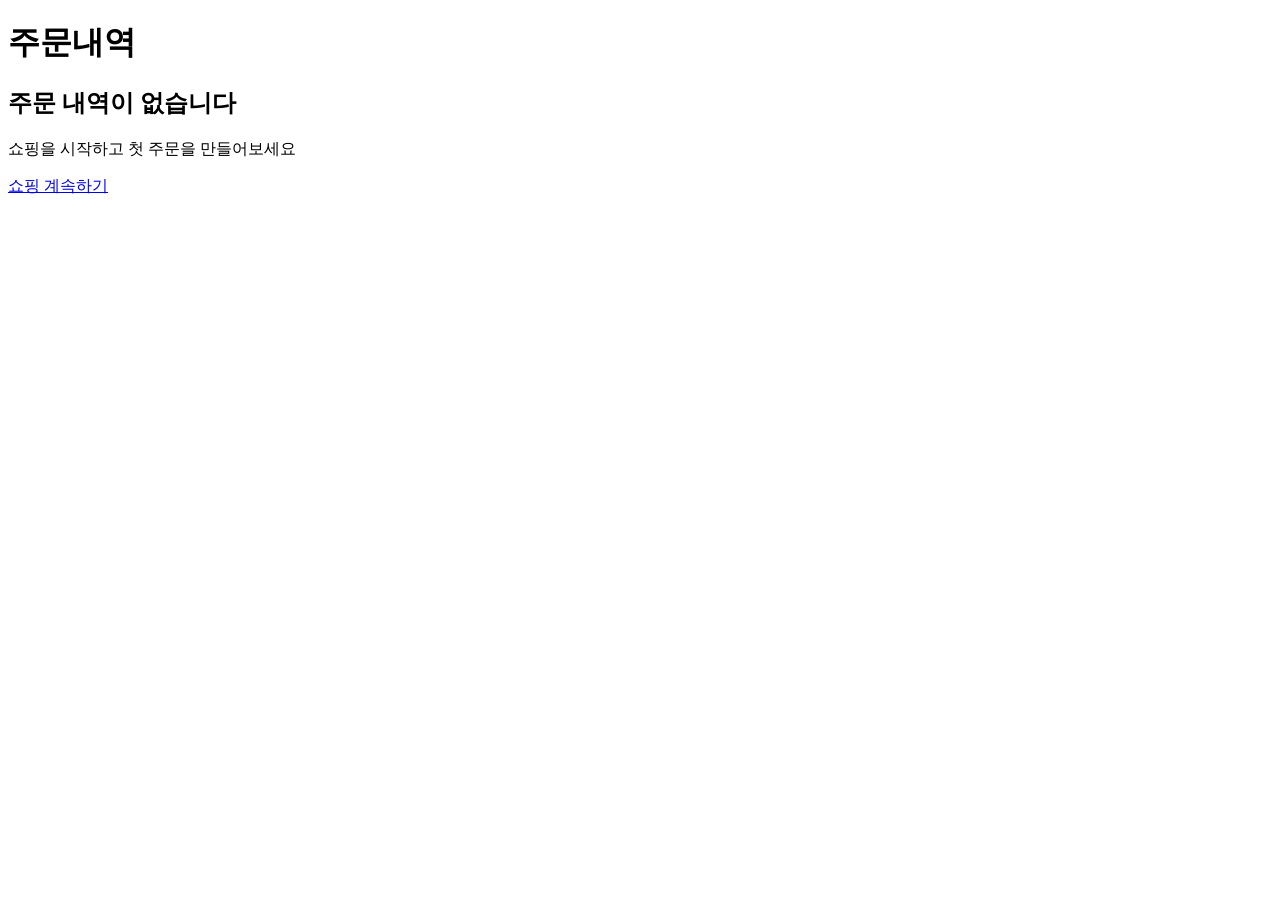
<file: src/main/resources/templates/order/list.html>
<!DOCTYPE html>
<html xmlns:th="http://www.thymeleaf.org" lang="ko">
<head>
    <th:block th:replace="~{layout/default :: head('주문내역')}" />
</head>
<body class="font-sans bg-white text-sf-black min-h-screen flex flex-col">
<th:block th:replace="~{layout/default :: header}" />

<main class="flex-1">
    <div class="max-w-7xl mx-auto px-4 sm:px-8 py-16">

        <h1 class="text-5xl font-light text-gray-900 mb-12 tracking-widest uppercase letter-spacing-2">주문내역</h1>

        <div id="orders-loading" class="text-center py-24">
            <div class="spinner-dark mx-auto"></div>
        </div>

        <div id="orders-empty" class="hidden text-center py-32 animate-fade-in">
            <div class="w-24 h-24 mx-auto mb-8 flex items-center justify-center">
                <i class="ri-file-list-3-line text-6xl text-gray-200"></i>
            </div>
            <h2 class="text-2xl font-light text-gray-900 mb-3 tracking-tight">주문 내역이 없습니다</h2>
            <p class="text-sm text-gray-500 mb-10">쇼핑을 시작하고 첫 주문을 만들어보세요</p>
            <a href="/" class="inline-block text-xs font-medium text-gray-900 border-b border-gray-400 hover:border-gray-900 pb-1 transition-all uppercase tracking-wider">
                쇼핑 계속하기
            </a>
        </div>

        <div id="orders-content" class="hidden space-y-5"></div>
    </div>
</main>

<th:block th:replace="~{layout/default :: footer}" />
<th:block th:replace="~{layout/default :: scripts}" />

<script>
    document.addEventListener('DOMContentLoaded', function() {
        if (!requireAuth()) return;
        loadOrders();
    });

    // PaymentStatus enum(PENDING, COMPLETED, FAILED, CANCELLED, PARTIAL_REFUND, FULL_REFUND)에 맞춘 라벨/색상
    let globalOrders = [];
    const statusConfig = {
        PENDING: { label: '결제 대기', color: 'text-amber-600 bg-amber-50' },
        COMPLETED: { label: '주문 확정', color: 'text-emerald-600 bg-emerald-50' },
        FAILED: { label: '결제 실패', color: 'text-red-600 bg-red-50' },
        CANCELLED: { label: '취소됨', color: 'text-gray-600 bg-gray-100' },
        PARTIAL_REFUND: { label: '부분 환불', color: 'text-blue-600 bg-blue-50' },
        FULL_REFUND: { label: '전액 환불', color: 'text-gray-600 bg-gray-100' }
    };

    async function loadOrders() {
        try {
            const orders = await apiFetch('/api/orders');
            globalOrders = orders;
            document.getElementById('orders-loading').classList.add('hidden');

            if (!orders || orders.length === 0) {
                document.getElementById('orders-empty').classList.remove('hidden');
                return;
            }

            const container = document.getElementById('orders-content');
            container.innerHTML = orders.map((order, index) => {
                const sc = statusConfig[order.paymentStatus] || statusConfig.PENDING;
                const orderDate = new Date(order.createdAt).toLocaleDateString('ko-KR', {
                    year: 'numeric',
                    month: 'long',
                    day: 'numeric'
                });

                const itemsHtml = (order.orderItems || []).map(item => `
                        <tr class="border-t border-gray-100 text-sm">
                            <td class="py-4 pr-4 text-gray-900">${item.productName}</td>
                            <td class="py-4 pr-4 text-right text-gray-600">${item.quantity}</td>
                            <td class="py-4 text-right text-gray-900 font-light">${formatPrice(item.orderPrice * item.quantity)}원</td>
                        </tr>
                    `).join('');

                let actionHtml = '';
                if (order.status === 'PENDING') {
                    actionHtml = `<span class="text-xs font-medium text-gray-400 uppercase tracking-wider">결제 미완료 주문</span>`;
                } else if (order.status === 'COMPLETED') {
                    actionHtml = `<button onclick="cancelOrder(${index})" class="text-xs font-medium text-red-600 hover:text-red-700 uppercase tracking-wider">주문 취소</button>`;
                }

                return `
                    <div class="border border-gray-200 overflow-hidden animate-fade-in" style="animation-delay: ${index * 0.05}s">
                        <div class="px-8 py-6 bg-white flex items-center justify-between cursor-pointer hover:bg-gray-50 transition-colors border-b border-gray-200" onclick="toggleOrder(${index})">
                            <div class="flex-1 flex items-start gap-8">
                                <div>
                                    <a href="/orders/${order.orderId}" class="text-sm font-mono font-medium text-gray-900 hover:underline" onclick="event.stopPropagation()">#${order.orderId}</a>
                                    <p class="text-xs text-gray-500 mt-2">${orderDate}</p>
                                </div>
                                <span class="${sc.color} px-4 py-2 rounded-full text-xs font-medium whitespace-nowrap">${sc.label}</span>
                            </div>
                            <div class="flex items-center gap-6">
                                <p class="text-sm font-light text-gray-900 whitespace-nowrap">${formatPrice(order.totalPrice)}원</p>
                                <i class="ri-chevron-down-line text-gray-400 transition-transform text-lg" id="arrow-${index}"></i>
                            </div>
                        </div>
                        <div id="order-detail-${index}" class="hidden">
                            <div class="px-8 py-8 bg-gray-50">
                                <table class="w-full text-sm">
                                    <thead>
                                        <tr class="border-b border-gray-200">
                                            <th class="text-left py-3 pr-4 font-medium text-gray-900 text-xs uppercase tracking-wider">상품</th>
                                            <th class="text-right py-3 pr-4 font-medium text-gray-900 text-xs uppercase tracking-wider">수량</th>
                                            <th class="text-right py-3 font-medium text-gray-900 text-xs uppercase tracking-wider">금액</th>
                                        </tr>
                                    </thead>
                                    <tbody>
                                        ${itemsHtml}
                                    </tbody>
                                </table>
                            </div>
                            <div class="px-8 py-6 bg-white border-t border-gray-200 flex items-center justify-between">
                                <div class="flex items-center gap-6">
                                    <a href="/orders/${order.orderId}" class="text-xs font-medium text-gray-900 border-b border-gray-300 hover:border-gray-900 uppercase tracking-wider">상세보기</a>
                                    ${actionHtml}
                                </div>
                                <div class="text-right">
                                    <p class="text-xs text-gray-500 mb-2 uppercase tracking-wider font-medium">주문 합계</p>
                                    <p class="text-lg font-light text-gray-900">${formatPrice(order.totalPrice)}원</p>
                                </div>
                            </div>
                        </div>
                    </div>`;
            }).join('');

            container.classList.remove('hidden');

        } catch (e) {
            document.getElementById('orders-loading').classList.add('hidden');
            showToast('주문내역을 불러올 수 없습니다', 'danger');
        }
    }

    function toggleOrder(index) {
        const detail = document.getElementById('order-detail-' + index);
        const arrow = document.getElementById('arrow-' + index);
        detail.classList.toggle('hidden');
        arrow.style.transform = detail.classList.contains('hidden') ? '' : 'rotate(180deg)';
    }

    function cancelOrder(index) {
        const order = globalOrders[index];
        if (!order) return;
        const items = (order.orderItems || []).map(item => ({
            orderItemId: item.orderItemId,
            requestQuantity: item.quantity
        }));
        showConfirm('이 주문을 취소하시겠습니까? 결제 금액이 환불됩니다.', async () => {
            try {
                await apiFetch('/api/refunds', {
                    method: 'POST',
                    body: JSON.stringify({
                        paymentId: order.paymentId,
                        cancelReason: '사용자 요청 취소',
                        items: items
                    })
                });
                showToast('주문이 정상적으로 취소 및 환불되었습니다.', 'success');
                loadOrders();
            } catch (e) {
                showToast('취소 실패: ' + e.message, 'danger');
            }
        });
    }
</script>
</body>
</html>
</file>
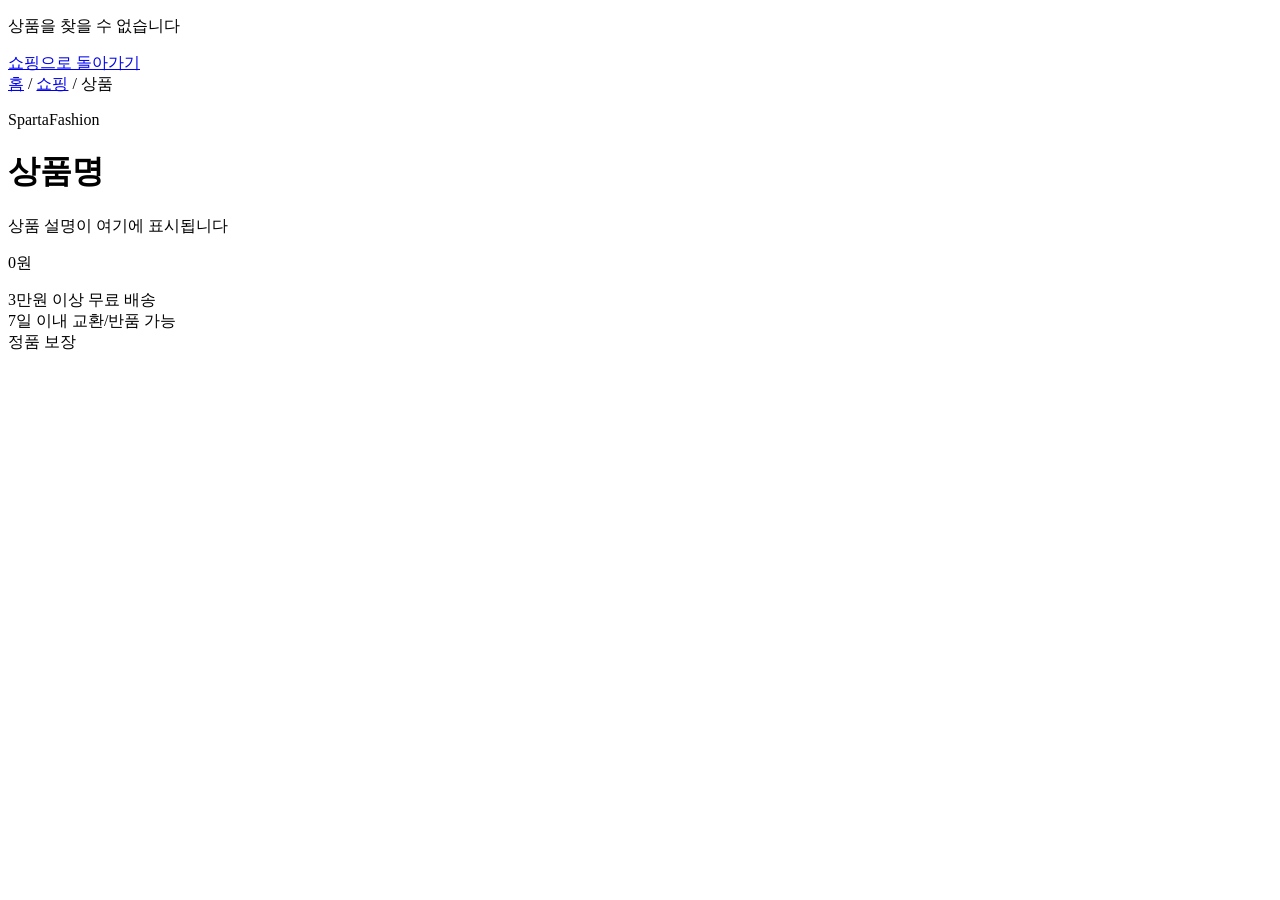
<file: src/main/resources/templates/product/detail.html>
<!DOCTYPE html>
<html xmlns:th="http://www.thymeleaf.org" lang="ko">
<head>
    <th:block th:replace="~{layout/default :: head('상품')}" />
    <style>
        .detail-image-sticky {
            position: sticky;
            top: 6rem;
        }
    </style>
</head>
<body class="font-sans bg-white text-sf-black min-h-screen flex flex-col">
    <th:block th:replace="~{layout/default :: header}" />

    <main class="flex-1">
        <div class="max-w-7xl mx-auto px-4 sm:px-6 py-12 md:py-16">

            <div id="detail-loading" class="text-center py-20">
                <div class="spinner-dark mx-auto mb-3"></div>
                <p class="text-gray-400 text-sm">상품 정보를 불러오는 중...</p>
            </div>

            <div id="detail-content" class="hidden">
                <nav class="flex items-center gap-2 text-[10px] text-gray-500 mb-10 uppercase tracking-widest font-black">
                    <a href="/" class="hover:text-gray-900 transition-colors">홈</a>
                    <span class="text-gray-300">/</span>
                    <a href="/" class="hover:text-gray-900 transition-colors">쇼핑</a>
                    <span class="text-gray-300">/</span>
                    <span class="text-gray-700" id="breadcrumb-name">상품</span>
                </nav>

                <div class="flex flex-col lg:flex-row gap-8 lg:gap-20 animate-fade-in">
                    <div class="w-full lg:w-1/2 flex-shrink-0">
                        <div class="detail-image-sticky">
                            <div id="product-image-container" class="w-full rounded-2xl aspect-square sm:aspect-[4/5] lg:aspect-[3/4] flex items-center justify-center overflow-hidden group hover:shadow-2xl transition-shadow duration-300 bg-gradient-to-br from-gray-50 to-gray-100">
                                <i id="product-icon" class="ri-t-shirt-line text-9xl text-gray-300 group-hover:brightness-110 transition-all duration-300"></i>
                            </div>
                        </div>
                    </div>

                    <div class="w-full lg:w-1/2 flex flex-col justify-start">
                        <p class="text-[9px] text-gray-500 font-black uppercase tracking-widest mb-3 leading-none">SpartaFashion</p>
                        <h1 class="text-2xl lg:text-4xl font-black text-gray-900 leading-tight mb-4" id="product-name">상품명</h1>

                        <p class="text-gray-600 text-sm leading-relaxed mb-6" id="product-description">상품 설명이 여기에 표시됩니다</p>

                        <div class="pb-6 border-b-2 border-gray-900 mb-6">
                            <p class="text-3xl lg:text-5xl font-black text-gray-900 tracking-tight">
                                <span id="product-price">0</span><span class="text-lg lg:text-xl font-black text-gray-700 ml-2">원</span>
                            </p>
                        </div>

                        <div class="mb-6" id="stock-section"></div>

                        <div class="mb-6" id="quantity-section"></div>

                        <div class="flex flex-col sm:flex-row gap-3 mb-8" id="action-section"></div>

                        <div class="pt-6 border-t-2 border-gray-200 space-y-4 text-xs text-gray-600">
                            <div class="flex items-start gap-4">
                                <i class="ri-truck-line text-base text-gray-400 flex-shrink-0 mt-0.5"></i>
                                <span class="font-medium">3만원 이상 무료 배송</span>
                            </div>
                            <div class="flex items-start gap-4">
                                <i class="ri-exchange-line text-base text-gray-400 flex-shrink-0 mt-0.5"></i>
                                <span class="font-medium">7일 이내 교환/반품 가능</span>
                            </div>
                            <div class="flex items-start gap-4">
                                <i class="ri-shield-check-line text-base text-gray-400 flex-shrink-0 mt-0.5"></i>
                                <span class="font-medium">정품 보장</span>
                            </div>
                        </div>
                    </div>
                </div>

                <div id="cart-modal" class="fixed inset-0 z-[9999] hidden items-center justify-center" style="display:none">
                    <div class="absolute inset-0 bg-black/50 backdrop-blur-sm" onclick="closeCartModal()"></div>
                    <div class="relative bg-white w-[90%] max-w-md p-8 rounded-2xl animate-scale-in">
                        <div class="text-center mb-8">
                            <div class="w-16 h-16 bg-black rounded-full flex items-center justify-center mx-auto mb-4">
                                <i class="ri-check-line text-3xl text-white"></i>
                            </div>
                            <h3 class="text-lg font-black text-gray-900">장바구니에 추가되었습니다</h3>
                            <p class="text-sm text-gray-500 mt-2" id="modal-item-info"></p>
                        </div>
                        <div class="flex flex-col gap-3">
                            <a href="/cart" class="w-full py-4 bg-black text-white text-sm font-black text-center uppercase tracking-wider rounded-lg hover:bg-gray-900 transition-colors">
                                장바구니로 가기
                            </a>
                            <a href="/" class="w-full py-4 border-2 border-black text-black text-sm font-black text-center uppercase tracking-wider rounded-lg hover:bg-black hover:text-white transition-all">
                                계속 쇼핑하기
                            </a>
                        </div>
                    </div>
                </div>
            </div>
        </div>
    </main>

    <th:block th:replace="~{layout/default :: footer}" />
    <th:block th:replace="~{layout/default :: scripts}" />

    <script>
        let maxStock = 0;

        document.addEventListener('DOMContentLoaded', loadProduct);

        async function loadProduct() {
            const pathParts = window.location.pathname.split('/');
            const productId = pathParts[pathParts.length - 1];

            try {
                const product = await apiFetch(`/api/products/${productId}`);
                maxStock = product.stock;

                document.getElementById('breadcrumb-name').textContent = product.name;
                document.getElementById('product-name').textContent = product.name;
                document.getElementById('product-price').textContent = formatPrice(product.price);
                document.getElementById('product-description').textContent = product.description || '';
                document.title = product.name + ' | SpartaFashion';

                const v = getProductVisual(product.name);
                const imgContainer = document.getElementById('product-image-container');
                imgContainer.className = imgContainer.className.replace(/from-\S+ to-\S+/, `${v.bg}`);
                const icon = document.getElementById('product-icon');
                icon.className = `${v.icon} text-9xl ${v.color} group-hover:brightness-110 transition-all duration-300`;

                const isPurchasable = product.stock > 0 && product.salesStatus === 'ON_SALE';

                const stockSection = document.getElementById('stock-section');
                if (product.salesStatus !== 'ON_SALE') {
                    stockSection.innerHTML = `<div class="inline-flex items-center gap-2 text-xs font-black text-gray-500"><span class="inline-block w-2 h-2 bg-gray-400 rounded-full"></span> 판매 종료된 상품입니다</div>`;
                } else if (product.stock > 10) {
                    stockSection.innerHTML = `<div class="inline-flex items-center gap-2 text-xs font-black text-emerald-700"><span class="inline-block w-2 h-2 bg-emerald-500 rounded-full"></span> 재고 ${product.stock}개</div>`;
                } else if (product.stock > 0) {
                    stockSection.innerHTML = `<div class="inline-flex items-center gap-2 text-xs font-black text-amber-700"><span class="inline-block w-2 h-2 bg-amber-500 rounded-full"></span> 남은 재고 ${product.stock}개</div>`;
                } else {
                    stockSection.innerHTML = `<div class="inline-flex items-center gap-2 text-xs font-black text-gray-500"><span class="inline-block w-2 h-2 bg-gray-400 rounded-full"></span> 품절</div>`;
                }

                const qtySection = document.getElementById('quantity-section');
                if (isPurchasable) {
                    qtySection.innerHTML = `
                        <label class="block text-xs font-black text-gray-900 tracking-widest mb-3">수량</label>
                        <div class="inline-flex items-center border-2 border-gray-900 rounded-lg overflow-hidden">
                            <button onclick="changeQty(-1)" class="w-11 h-11 flex items-center justify-center text-gray-900 hover:bg-gray-50 transition-colors font-black">
                                <i class="ri-subtract-line text-lg"></i>
                            </button>
                            <input type="number" id="quantity" value="1" min="1" max="${product.stock}"
                                   class="w-14 h-11 text-center text-sm font-black border-x-2 border-gray-900 focus:outline-none bg-white">
                            <button onclick="changeQty(1)" class="w-11 h-11 flex items-center justify-center text-gray-900 hover:bg-gray-50 transition-colors font-black">
                                <i class="ri-add-line text-lg"></i>
                            </button>
                        </div>`;
                }

                const actionSection = document.getElementById('action-section');
                if (isPurchasable) {
                    actionSection.innerHTML = `
                        <button onclick="addToCartDetail(${product.id})" id="btn-add-cart"
                                class="w-full flex items-center justify-center gap-2 px-8 py-4 bg-black text-white font-black text-sm uppercase tracking-wide rounded-lg hover:bg-gray-900 transition-all">
                            장바구니 담기
                        </button>`;
                } else {
                    const label = product.salesStatus !== 'ON_SALE' ? '판매 종료' : '품절';
                    actionSection.innerHTML = `
                        <button disabled class="w-full py-4 bg-gray-200 text-gray-400 font-black text-sm uppercase tracking-wide rounded-lg cursor-not-allowed">
                            ${label}
                        </button>`;
                }

                document.getElementById('detail-loading').classList.add('hidden');
                document.getElementById('detail-content').classList.remove('hidden');

            } catch (e) {
                document.getElementById('detail-loading').innerHTML =
                    '<div class="text-center py-20"><i class="ri-error-warning-line text-5xl text-gray-300 mb-4"></i><p class="text-gray-500 mb-4">상품을 찾을 수 없습니다</p><a href="/" class="inline-flex items-center gap-1 text-sm text-gray-900 hover:text-gray-700 font-semibold"><i class="ri-arrow-left-line"></i> 쇼핑으로 돌아가기</a></div>';
            }
        }

        function changeQty(delta) {
            const input = document.getElementById('quantity');
            const newVal = parseInt(input.value) + delta;
            if (newVal >= 1 && newVal <= maxStock) input.value = newVal;
        }

        async function addToCartDetail(productId) {
            if (!requireAuth()) return;
            const btn = document.getElementById('btn-add-cart');
            const quantity = parseInt(document.getElementById('quantity').value);
            const originalHTML = btn.innerHTML;
            btn.disabled = true;
            btn.innerHTML = '<div class="spinner"></div>';

            try {
                await apiFetch('/api/cart/items', {
                    method: 'POST',
                    body: JSON.stringify({ productId, quantity })
                });
                updateCartBadge();
                const name = document.getElementById('product-name').textContent;
                document.getElementById('modal-item-info').textContent = name + ' ' + quantity + '개';
                document.getElementById('cart-modal').style.display = 'flex';
            } catch (e) {
                showToast(e.message, 'danger');
            } finally {
                btn.disabled = false;
                btn.innerHTML = originalHTML;
            }
        }

        function closeCartModal() {
            document.getElementById('cart-modal').style.display = 'none';
        }

    </script>
</body>
</html>
</file>
